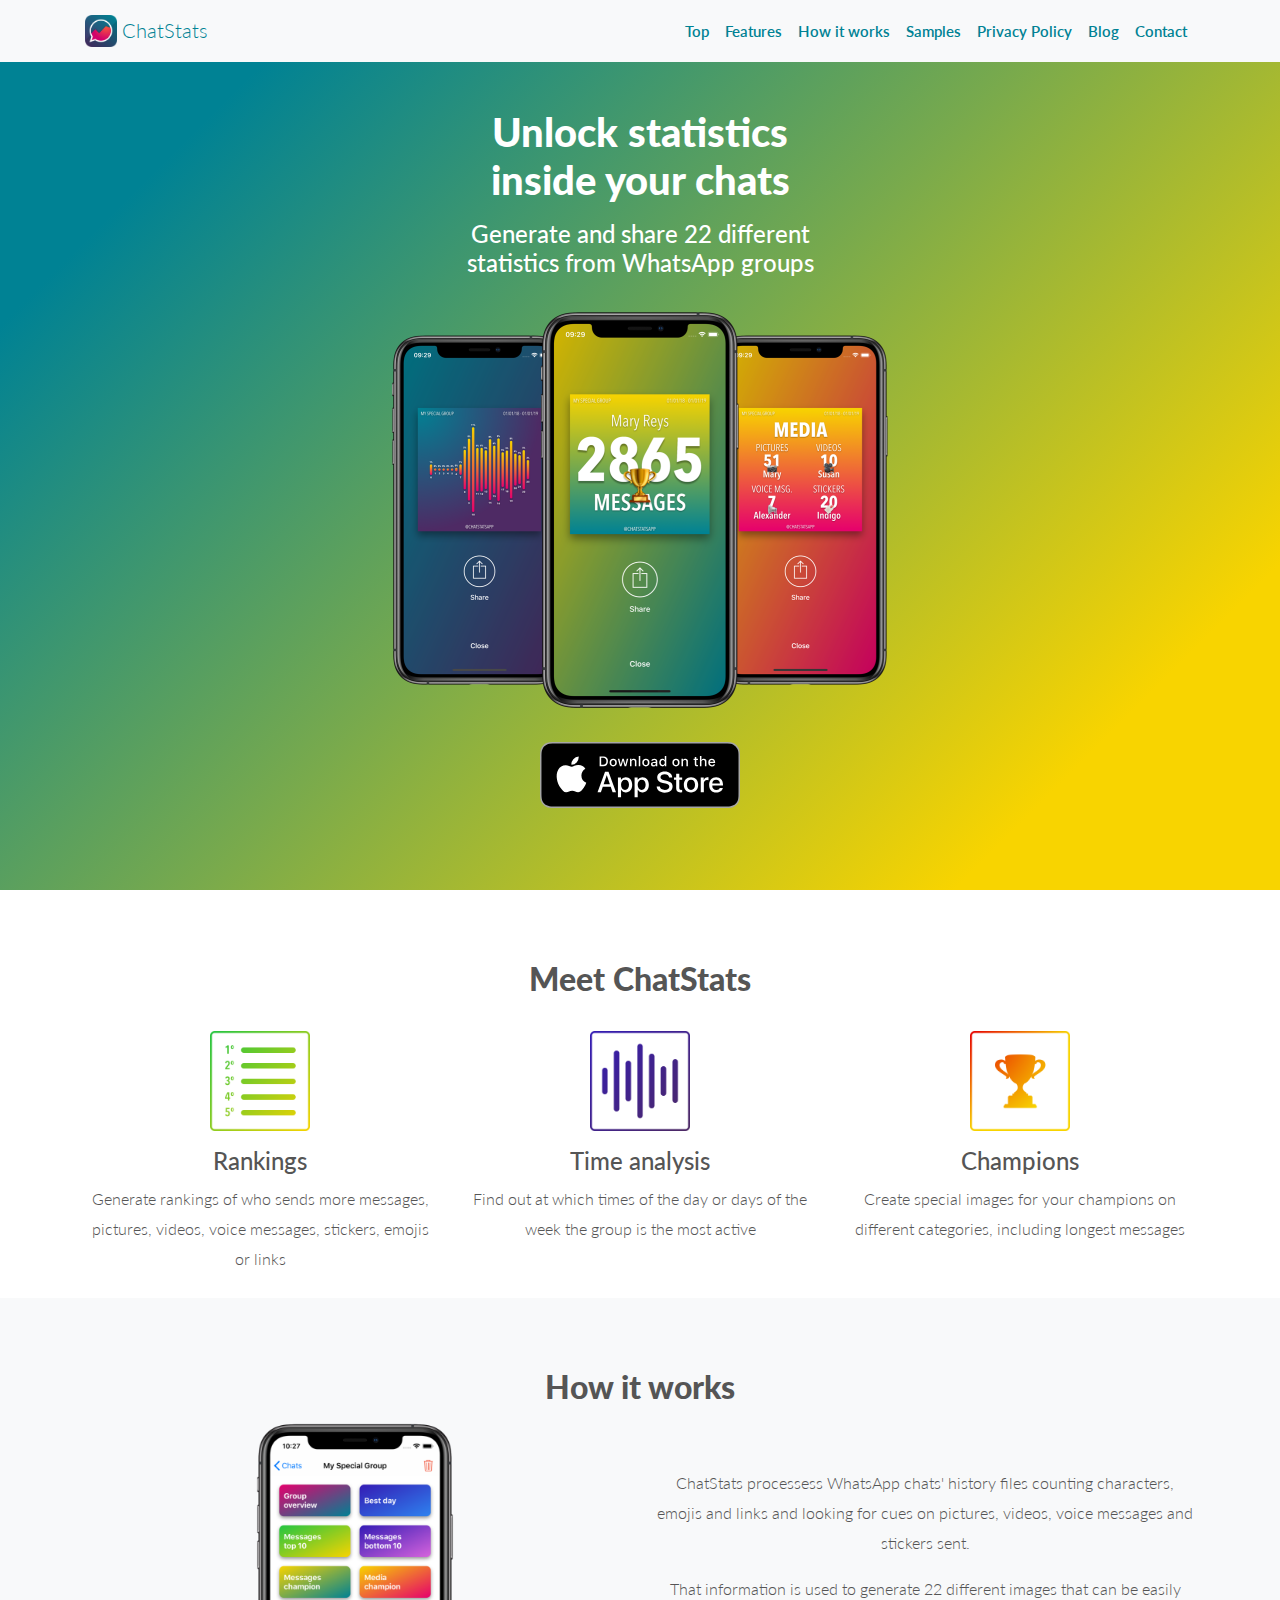
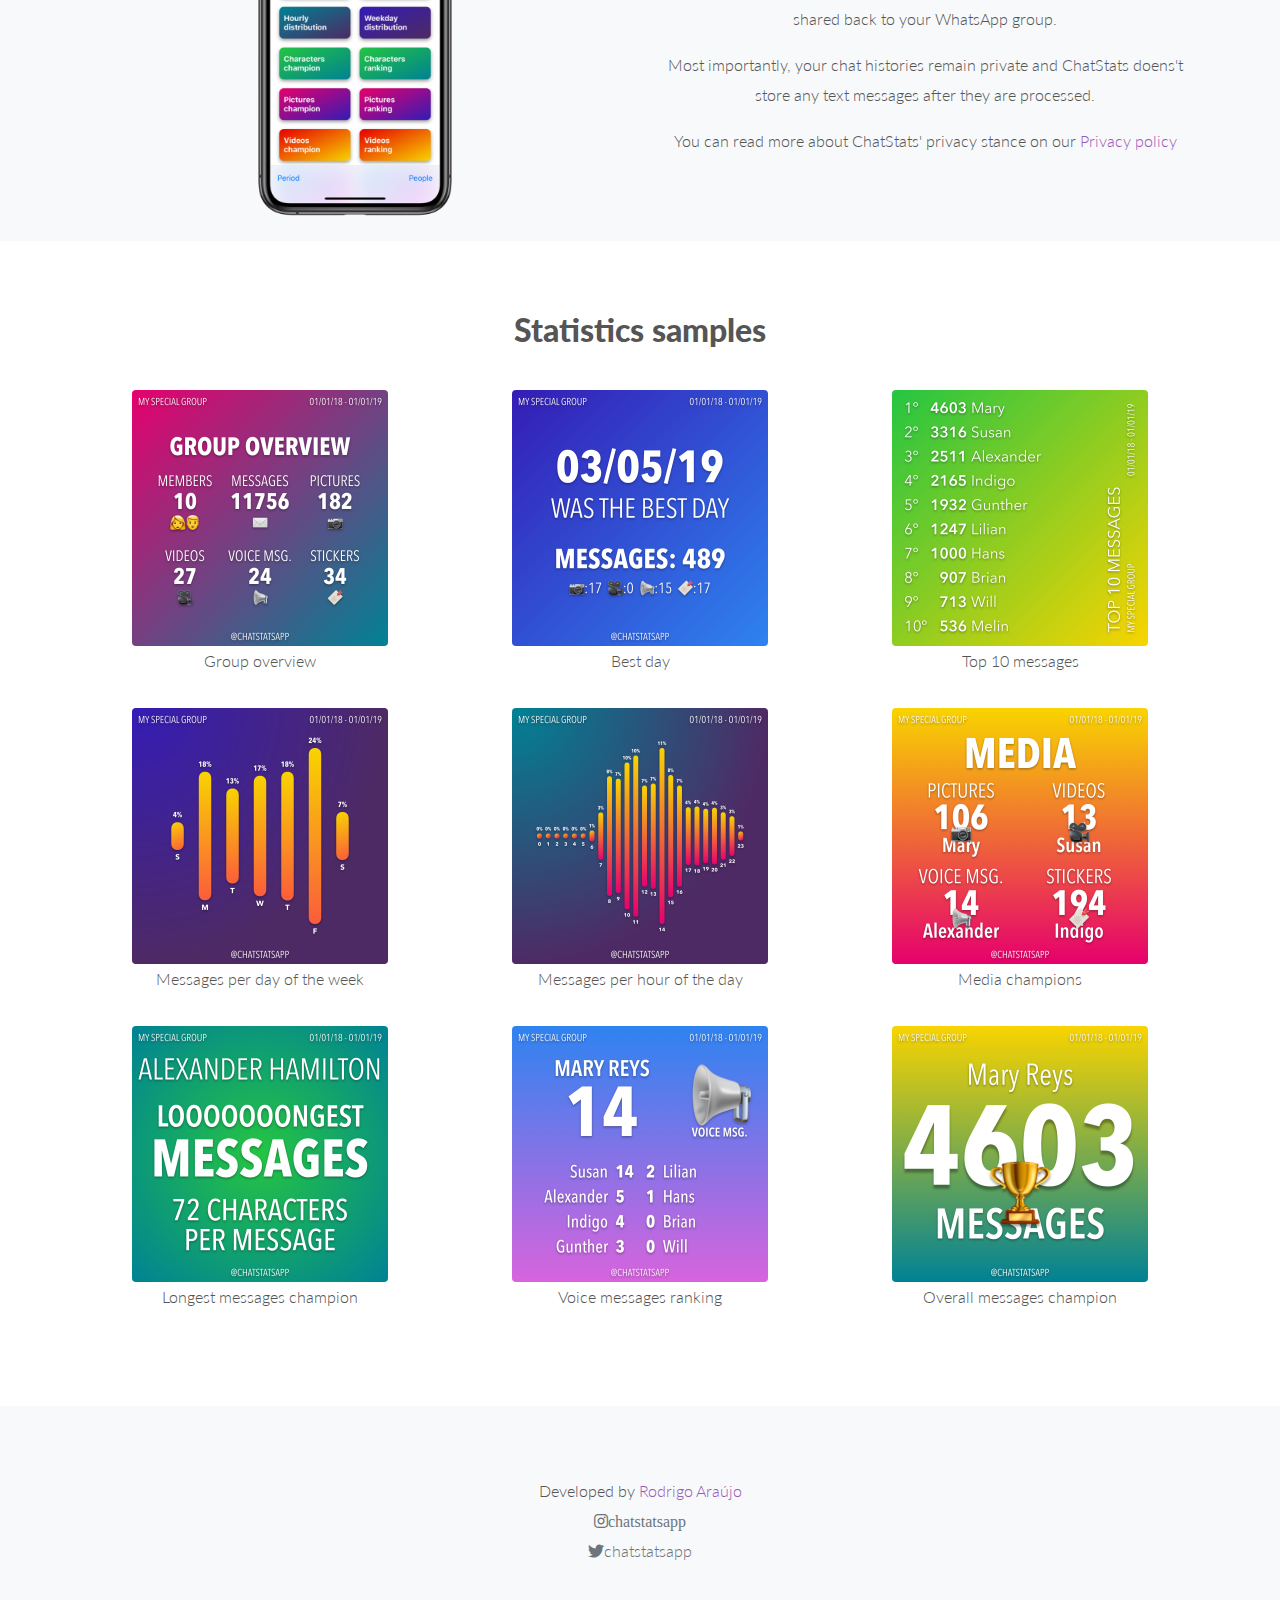
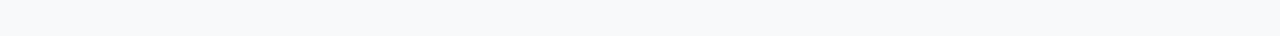
<file: index.html>
<!doctype html>
<html lang="en">
    <head>
        <!-- Global site tag (gtag.js) - Google Analytics -->
        <script async src="https://www.googletagmanager.com/gtag/js?id=UA-140139432-1"></script>
        <script>
          window.dataLayer = window.dataLayer || [];
          function gtag(){dataLayer.push(arguments);}
          gtag('js', new Date());

          gtag('config', 'UA-140139432-1');
        </script>

        <!-- Required meta tags -->
        <meta charset="utf-8">
        <meta name="viewport" content="width=device-width, initial-scale=1, shrink-to-fit=no">
 
        <title>ChatStats – Unlock statistics inside your chats</title>
 
        <!-- CSS -->
        <link href="https://fonts.googleapis.com/css?family=Lato:400,900" rel="stylesheet">
        <link rel="stylesheet" href="https://maxcdn.bootstrapcdn.com/bootstrap/4.0.0/css/bootstrap.min.css" integrity="sha384-Gn5384xqQ1aoWXA+058RXPxPg6fy4IWvTNh0E263XmFcJlSAwiGgFAW/dAiS6JXm" crossorigin="anonymous">
        <link rel="stylesheet" href="https://use.fontawesome.com/releases/v5.0.6/css/all.css">
        <link rel="stylesheet" href="assets/css/styles.css">
        
        <!-- Favicon and touch icons -->
        <link rel="apple-touch-icon" sizes="180x180" href="assets/ico/apple-touch-icon.png">
        <link rel="icon" type="image/png" sizes="32x32" href="assets/ico/favicon-32x32.png">
        <link rel="icon" type="image/png" sizes="16x16" href="assets/ico/favicon-16x16.png">
        <link rel="manifest" href="assets/ico/site.webmanifest">
        <link rel="mask-icon" href="assets/ico/safari-pinned-tab.svg" color="#5bbad5">
        <meta name="msapplication-TileColor" content="#da532c">
        <meta name="theme-color" content="#ffffff">

    </head>
 
    <body>
        <!-- beginning of the page's code -->

        <!-- Top menu -->
        <nav class="navbar fixed-top navbar-expand-md bg-light navbar-light">
            <div class="container">
                <a class="navbar-brand" href="index.html">
                    <img src="assets/img/logo.png" width="32" height="32" class="d-inline-block align-top" alt="">
                    <span>ChatStats</span>
                </a>
                <button class="navbar-toggler" type="button" data-toggle="collapse" data-target="#navbarNav" aria-controls="navbarNav" aria-expanded="false" aria-label="Toggle navigation">
                    <span class="navbar-toggler-icon"></span>
                </button>
                <div class="collapse navbar-collapse" id="navbarNav">
                    <ul class="navbar-nav ml-auto">
                        <li class="nav-item">
                            <a class="nav-link scroll-link" href="#top-content">Top</a>
                        </li>
                        <li class="nav-item">
                            <a class="nav-link scroll-link" href="#features">Features</a>
                        </li>
                        <li class="nav-item">
                            <a class="nav-link scroll-link" href="#how-it-works">How it works</a>
                        </li>
                        <li class="nav-item">
                            <a class="nav-link scroll-link" href="#samples">Samples</a>
                        </li>
                        <li class="nav-item">
                            <a class="nav-link scroll-link" href="privacy-policy.html">Privacy Policy</a>
                        </li>
                        <li class="nav-item">
                            <a class="nav-link scroll-link" href="blog-en.html">Blog</a>
                        </li>
                        <li class="nav-item">
                            <a class="nav-link scroll-link" href="mailto:&#114;&#109;&#097;&#114;&#097;&#117;&#106;&#111;&#064;&#109;&#101;&#046;&#099;&#111;&#109;">Contact</a>
                        </li>
                    </ul>
                </div>
            </div>
        </nav>
 
        <!-- Top content -->
        <div id="top-content" class="top-content">
            <div class="container">
                <div class="row my-2">
                    <div class="col">
                        <h1 class="d-none d-md-block">Unlock statistics<br>inside your chats</h1>
                        <h1 class="d-md-none">Unlock statistics inside your chats</h1>
                    </div>
                </div>
                <div class="row my-2">
                    <div class="col">
                        <h4 class="d-none d-md-block">Generate and share 22 different<br>statistics from WhatsApp groups</h4>
                        <h4 class="d-md-none">Generate and share 22 different statistics from WhatsApp groups</h4>
                    </div>
                </div>
                <div class="row my-4">
                        <div class="col">
                            <img src="assets/img/hero.png" class="img-fluid" width="500" alt="">
                        </div>
                </div>
                <div class="row my-4 py-2">
                    <div class="col">
                        <a class="" href="https://itunes.apple.com/br/app/chatstats/id1460322574?l=en&mt=8">
                            <img src="assets/img/downloadAppStore.svg" width="200" alt="">
                        </a>
                    </div>
                </div>
            </div>            
        </div>

        <div id="features" class="pb-0">
            <div class="container">
                <div class="row mb-2">
                    <div class="col">
                        <h2>Meet ChatStats</h2>
                    </div>
                </div>
                <div class="row">
                    <div class="col-md-4">
                        <div class="row mt-3">
                            <div class="col">
                                <img src="assets/img/feature1.png" class="img-fluid" width="100" alt="">
                            </div>
                        </div>
                        <div class="row mt-3">
                            <div class="col">
                                <h4>Rankings</h4>
                            </div>
                        </div>
                        <div class="row mb-4">
                            <div class="col">
                                <span>Generate rankings of who sends more messages, pictures, videos, voice messages, stickers, emojis or links</span>
                            </div>
                        </div>
                    </div>
                    <div class="col-md-4">
                        <div class="row mt-3">
                            <div class="col">
                                <img src="assets/img/feature2.png" class="img-fluid" width="100" alt="">
                            </div>
                        </div>
                        <div class="row mt-3">
                            <div class="col">
                                <h4>Time analysis</h4>
                            </div>
                        </div>
                        <div class="row mb-4">
                            <div class="col">
                                <span>Find out at which times of the day or days of the week the group is the most active</span>
                            </div>
                        </div>
                    </div>
                    <div class="col-md-4">
                        <div class="row mt-3">
                            <div class="col">
                                <img src="assets/img/feature3.png" class="img-fluid" width="100" alt="">
                            </div>
                        </div>
                        <div class="row mt-3">
                            <div class="col">
                                <h4>Champions</h4>
                            </div>
                        </div>
                        <div class="row mb-4">
                            <div class="col">
                                <span>Create special images for your champions on different categories, including longest messages</span>
                            </div>
                        </div>
                    </div>
                </div>
            </div>
        </div>

        <div id="how-it-works" class="bg-light pb-0">
            <div class="container">
                <div class="row mb-2">
                    <div class="col">
                        <h2>How it works</h2>
                    </div>
                </div>                
                <div class="row align-items-center">
                    <div class="col-6 d-none d-md-block pb-4">
                        <img src="assets/img/stats_menu.png" alt="" class="img-fluid" width="200">
                    </div>
                    <div class="col-6 d-none d-md-block pb-4">
                        <p>ChatStats processess WhatsApp chats' history files counting characters, emojis and links and looking for cues on pictures, videos, voice messages and stickers sent.</p>
                        <p>That information is used to generate 22 different images that can be easily shared back to your WhatsApp group.</p>
                        <p>Most importantly, your chat histories remain private and ChatStats doens't store any text messages after they are processed.</p>
                        <p>You can read more about ChatStats' privacy stance on our <a href="privacy-policy.html">Privacy policy</a></p>
                    </div>
                    <div class="col-12 d-md-none">
                        <p>ChatStats processess WhatsApp chats' history files counting characters, emojis and links and looking for cues on pictures, videos, voice messages and stickers sent.</p>
                        <p>That information is used to generate 22 different images that can be easily shared back to your WhatsApp group.</p>
                        <p>Most importantly, your chat histories remain private and ChatStats doens't store any text messages after they are processed.</p>
                        <p>You can read more about ChatStats' privacy stance on our <a href="privacy-policy.html">Privacy policy</a></p>
                    </div>    
                    <div class="col-12 d-md-none">
                        <img src="assets/img/stats_menu_small.png" alt="" class="img-fluid" width="350">
                    </div>
                </div>
            </div>
        </div>

        <div id="samples">
            <div class="container">
                <div class="row">
                    <div class="col">
                        <h2>Statistics samples</h2>
                    </div>
                </div>               
                <div class="d-none d-md-block mt-4"> 
                    <div class="row py-2">
                        <div class="col-4">
                            <img src="assets/img/samples/1_overview.jpg" class="img-fluid rounded" width="256" alt="">
                            <p>Group overview</p>
                        </div>
                        <div class="col-4">
                            <img src="assets/img/samples/2_best.jpg" class="img-fluid rounded" width="256" alt="">
                            <p>Best day</p>
                        </div>
                        <div class="col-4">
                            <img src="assets/img/samples/3_top10.jpg" class="img-fluid rounded" width="256" alt="">
                            <p>Top 10 messages</p>
                        </div>
                    </div>                
                    <div class="row py-2">
                        <div class="col-4">
                            <img src="assets/img/samples/4_weekly.jpg" class="img-fluid rounded" width="256" alt="">
                            <p>Messages per day of the week</p>
                        </div>
                        <div class="col-4">
                            <img src="assets/img/samples/5_hourly.jpg" class="img-fluid rounded" width="256" alt="">
                            <p>Messages per hour of the day</p>
                        </div>
                        <div class="col-4">
                            <img src="assets/img/samples/6_media.jpg" class="img-fluid rounded" width="256" alt="">
                            <p>Media champions</p>
                        </div>
                    </div>                
                    <div class="row py-2">
                        <div class="col-4">
                            <img src="assets/img/samples/7_longest.jpg" class="img-fluid rounded" width="256" alt="">
                            <p>Longest messages champion</p>
                        </div>
                        <div class="col-4">
                            <img src="assets/img/samples/8_audios.jpg" class="img-fluid rounded" width="256" alt="">
                            <p>Voice messages ranking</p>
                        </div>
                        <div class="col-4">
                            <img src="assets/img/samples/9_champion.jpg" class="img-fluid rounded" width="256" alt="">
                            <p>Overall messages champion</p>
                        </div>
                    </div>
                </div>
                <div class="d-md-none mt-4"> 
                    <div class="row">
                        <div class="col-6">
                            <img src="assets/img/samples/1_overview.jpg" class="img-fluid rounded" width="256" alt="">
                            <p class="">Group overview</p>
                        </div>
                        <div class="col-6">
                            <img src="assets/img/samples/2_best.jpg" class="img-fluid rounded" width="256" alt="">
                            <p class="">Best day</p>
                        </div>
                    </div>                
                    <div class="row">
                        <div class="col-6">
                            <img src="assets/img/samples/3_top10.jpg" class="img-fluid rounded" width="256" alt="">
                            <p class="">Top 10 messages</p>
                        </div>
                        <div class="col-6">
                            <img src="assets/img/samples/6_media.jpg" class="img-fluid rounded" width="256" alt="">
                            <p class="">Media champions</p>
                        </div>
                    </div>
                    <div class="row">
                        <div class="col-6">
                            <img src="assets/img/samples/4_weekly.jpg" class="img-fluid rounded" width="256" alt="">
                            <p class="">Messages per day of the week</p>
                        </div>
                        <div class="col-6">
                            <img src="assets/img/samples/5_hourly.jpg" class="img-fluid rounded" width="256" alt="">
                            <p class="">Messages per hour of the day</p>
                        </div>
                    </div>                
                    <div class="row">
                        <div class="col-6">
                            <img src="assets/img/samples/7_longest.jpg" class="img-fluid rounded" width="256" alt="">
                            <p class="">Longest messages champion</p>
                        </div>
                        <div class="col-6">
                            <img src="assets/img/samples/9_champion.jpg" class="img-fluid rounded" width="256" alt="">
                            <p class="">Overall messages champion</p>
                        </div>
                    </div>
                </div>
            </div>
        </div>

        <div id="footer" class="bg-light">
            <div class="container">
                <div class="row">
                    <div class="col">
                        <p class="m-0 p-0">Developed by <a href="https://twitter.com/rodrigoaraujo">Rodrigo Araújo</a></p>
                        <p class="m-0 p-0">
                            <a href="https://www.instagram.com/chatstatsapp/" class="text-secondary"><i class="fab fa-instagram">chatstatsapp</i></a>
                        </p>
                        <p class="m-0 p-0">
                            <a href="https://twitter.com/chatstatsapp" class="text-secondary"><i class="fab fa-twitter"></i>chatstatsapp</a>
                        </p>
                    </div>
                </div>
            </div>
        </div>

        <!-- Javascript -->
        <script src="assets/js/jquery-3.2.1.min.js"></script>
        <script src="assets/js/jquery-migrate-3.0.0.min.js"></script>
        <script src="https://cdnjs.cloudflare.com/ajax/libs/popper.js/1.12.9/umd/popper.min.js" integrity="sha384-ApNbgh9B+Y1QKtv3Rn7W3mgPxhU9K/ScQsAP7hUibX39j7fakFPskvXusvfa0b4Q" crossorigin="anonymous"></script>
        <script src="https://maxcdn.bootstrapcdn.com/bootstrap/4.0.0/js/bootstrap.min.js" integrity="sha384-JZR6Spejh4U02d8jOt6vLEHfe/JQGiRRSQQxSfFWpi1MquVdAyjUar5+76PVCmYl" crossorigin="anonymous"></script>
        <!-- <script src="assets/js/jquery.backstretch.min.js"></script> -->
        <!-- <script src="assets/js/wow.min.js"></script> -->
        <!-- <script src="assets/js/retina-1.1.0.min.js"></script> -->
        <!-- <script src="assets/js/waypoints.min.js"></script> -->
        <script src="assets/js/scripts.js"></script>
    </body>
</html>
</file>
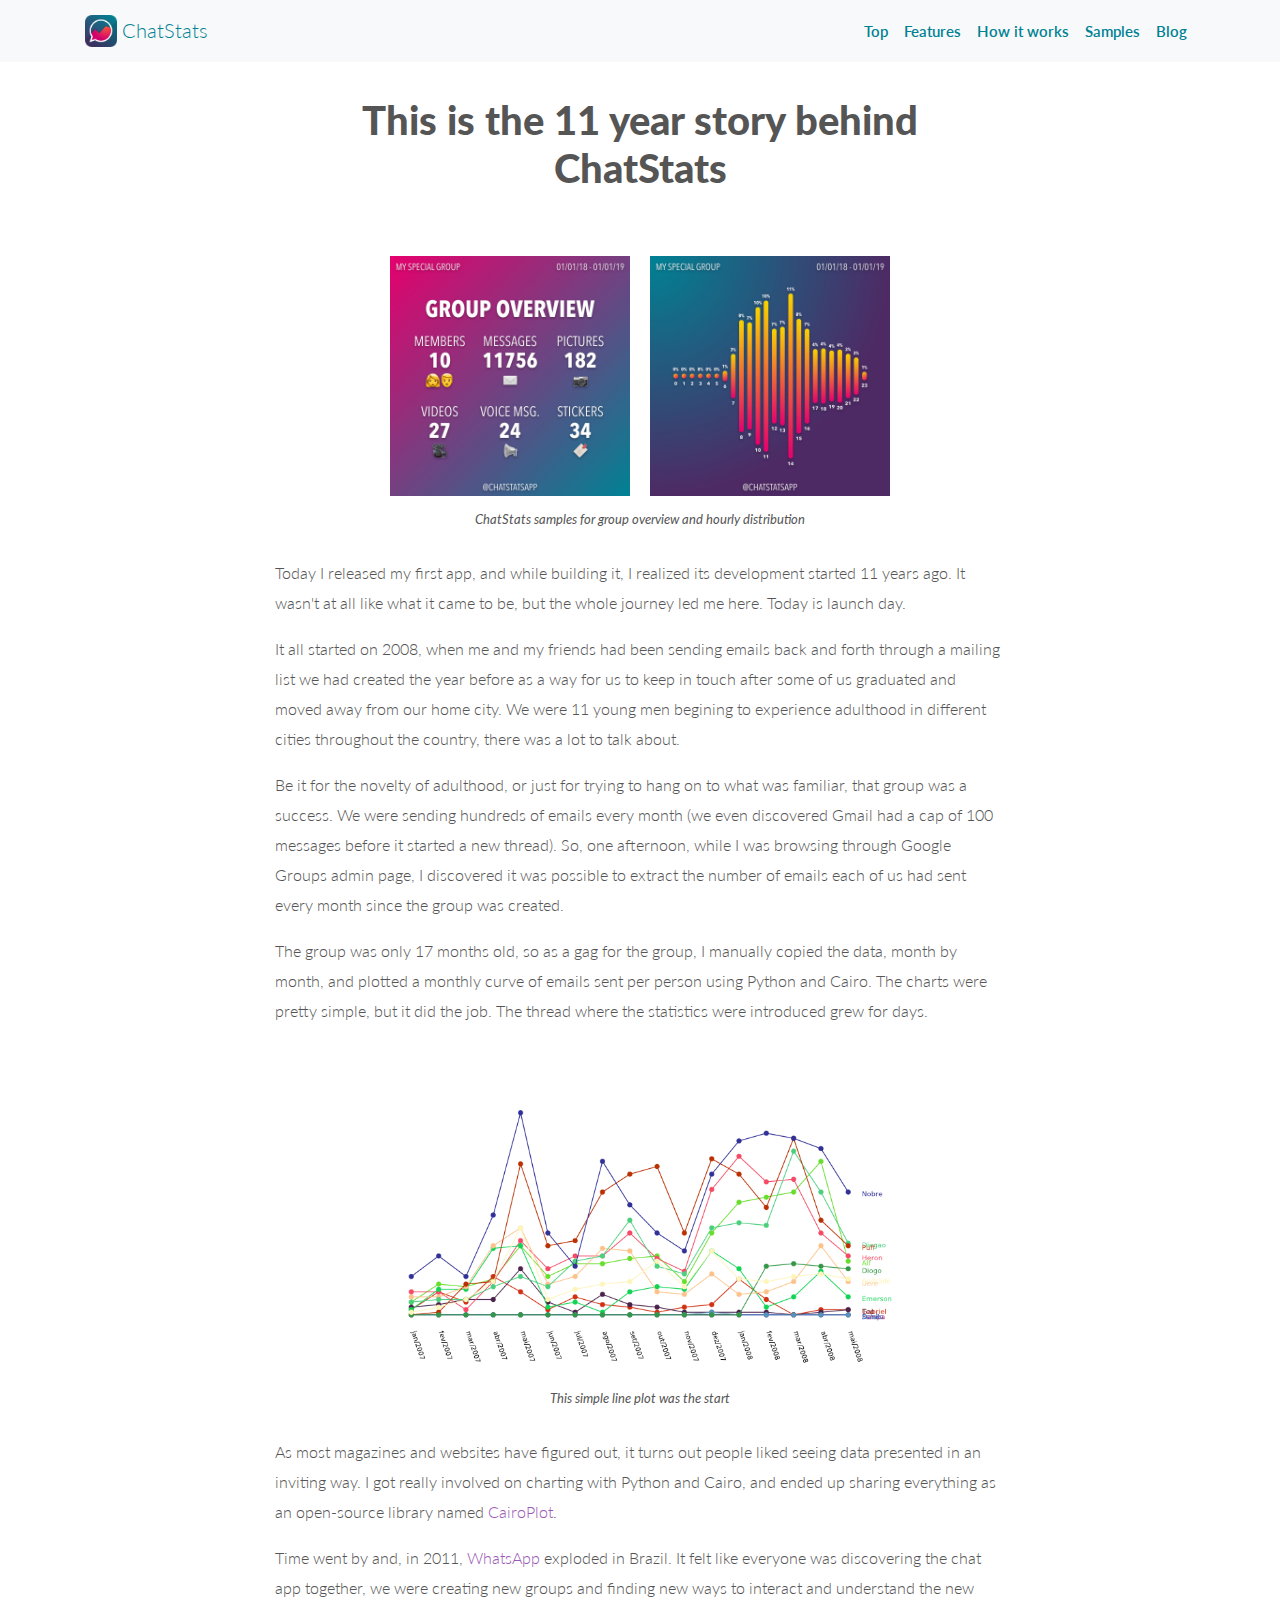
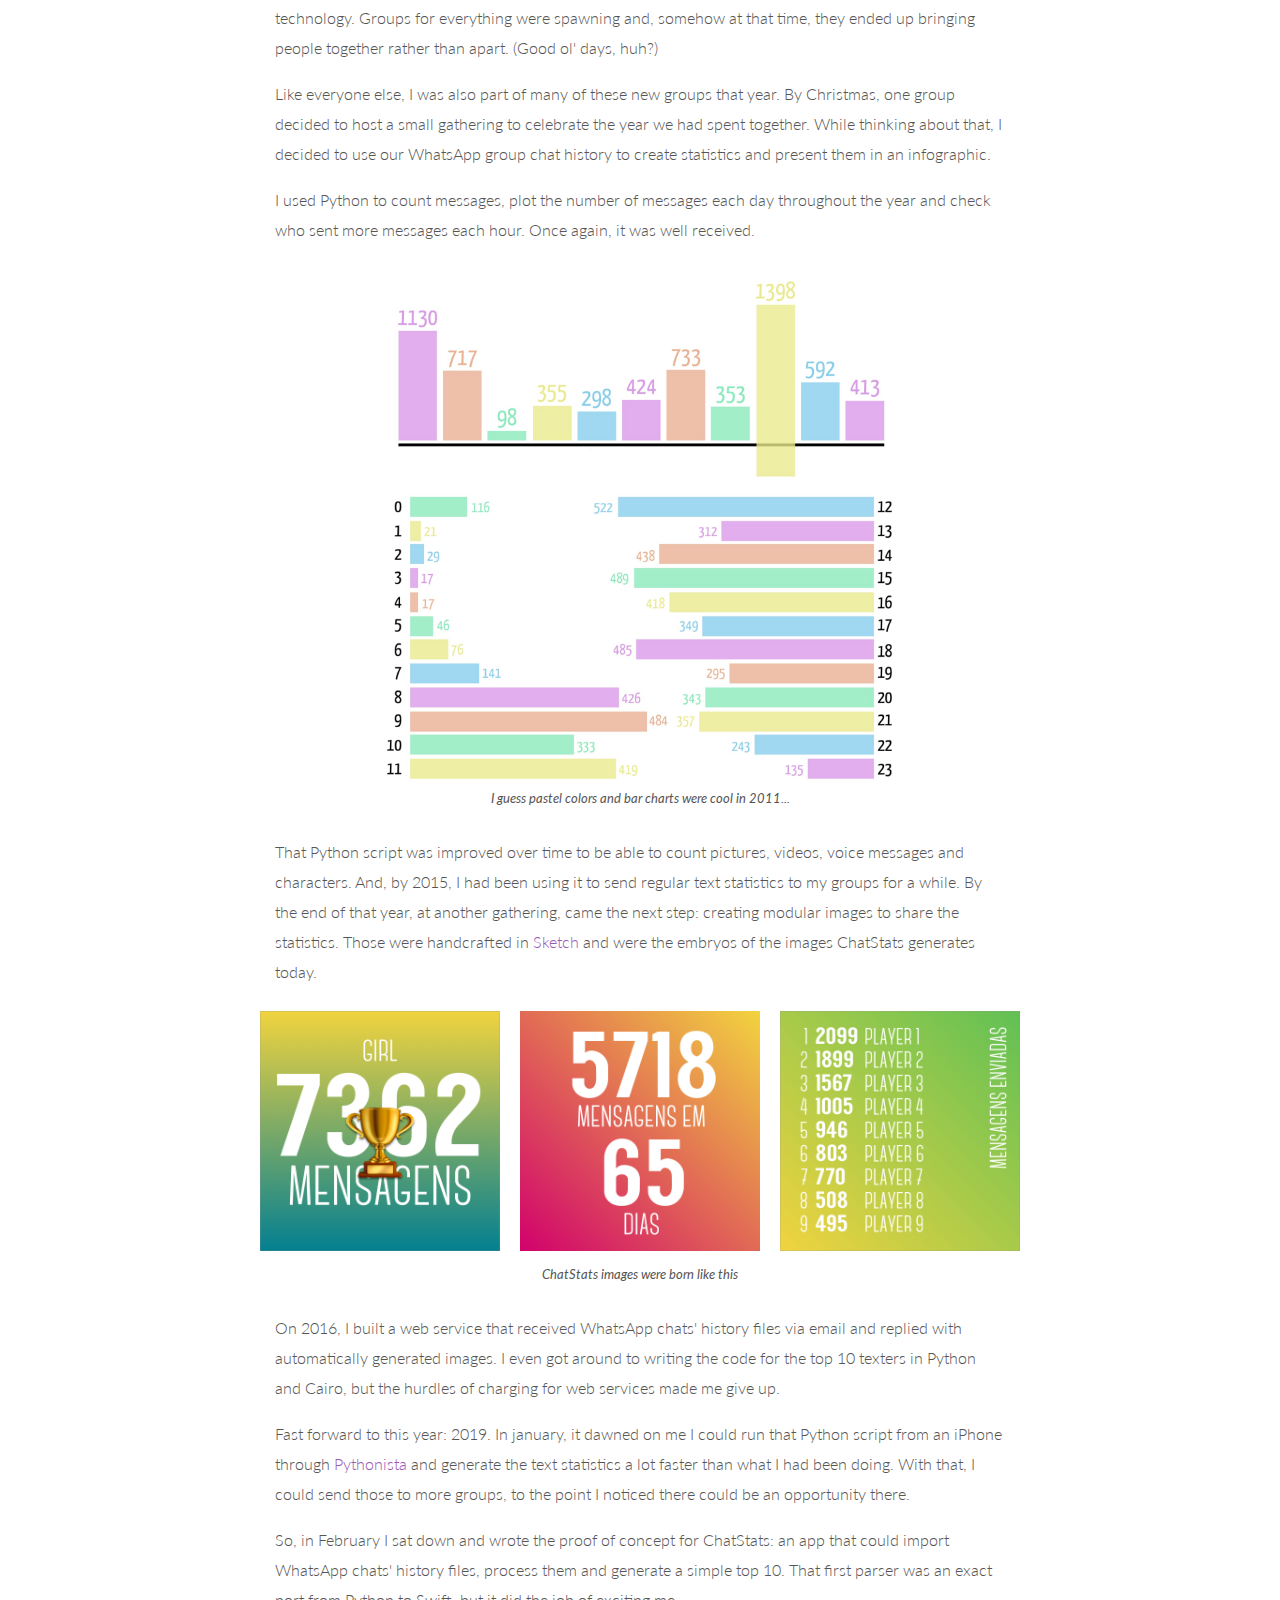
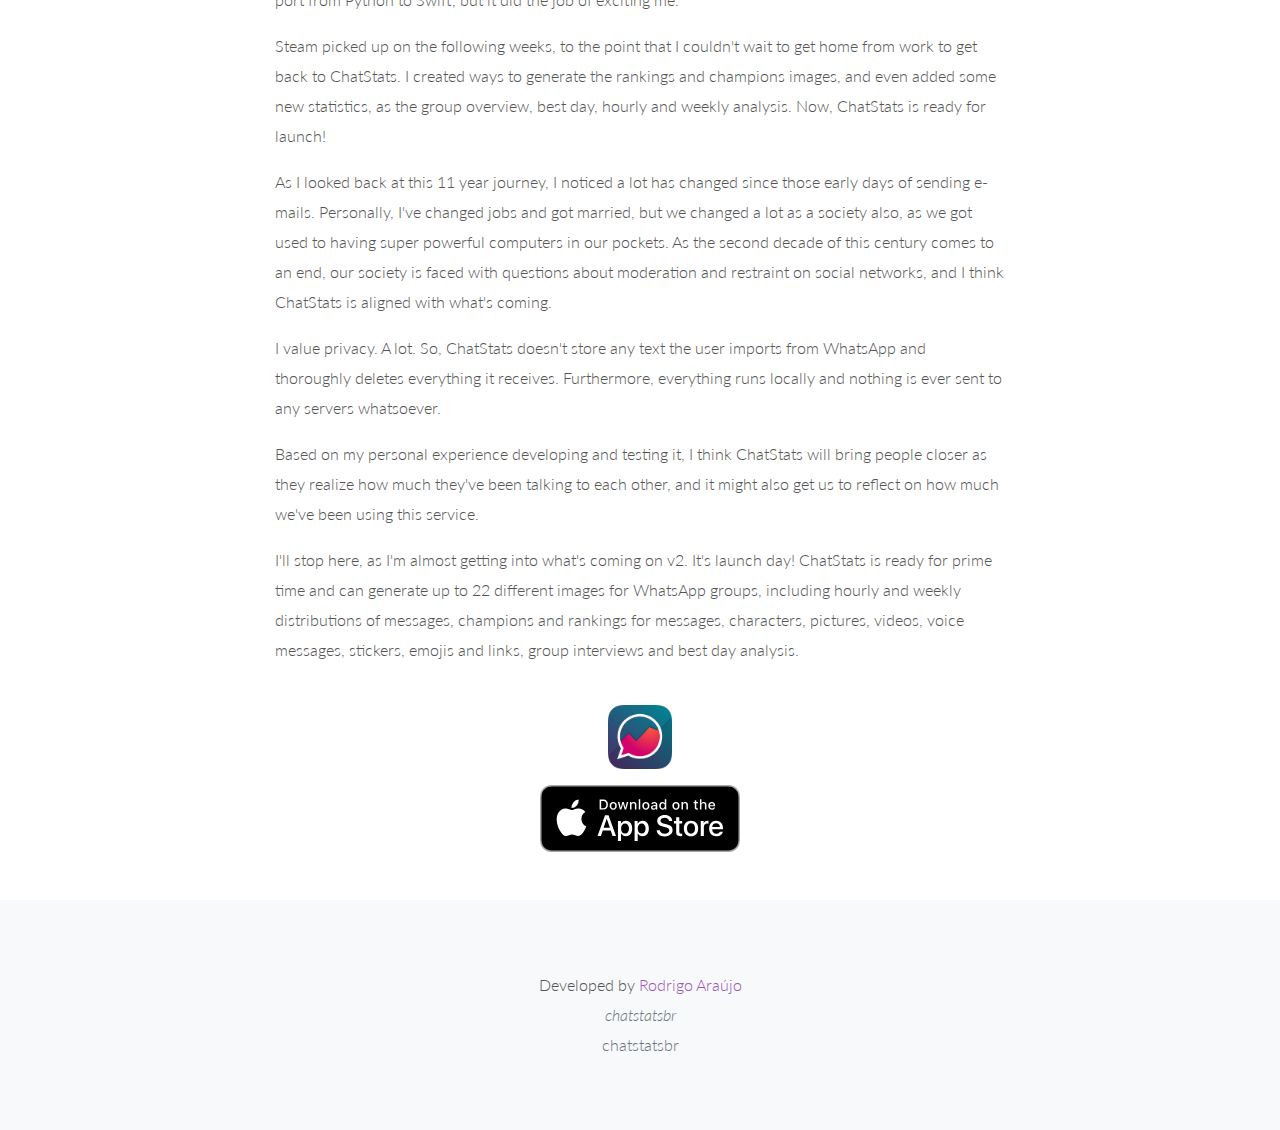
<file: blog-en.html>
<!doctype html>
<html lang="en">
    <head>
        <!-- Global site tag (gtag.js) - Google Analytics -->
        <script async src="https://www.googletagmanager.com/gtag/js?id=UA-140139432-1"></script>
        <script>
          window.dataLayer = window.dataLayer || [];
          function gtag(){dataLayer.push(arguments);}
          gtag('js', new Date());
          gtag('config', 'UA-140139432-1');
        </script>

        <!-- Required meta tags -->
        <meta charset="utf-8">
        <meta name="viewport" content="width=device-width, initial-scale=1, shrink-to-fit=no">
 
        <title>ChatStats – Unlock statistics inside your chats</title>
 
        <!-- CSS -->
        <link href="https://fonts.googleapis.com/css?family=Lato:400,900" rel="stylesheet">
        <link rel="stylesheet" href="https://maxcdn.bootstrapcdn.com/bootstrap/4.0.0/css/bootstrap.min.css" integrity="sha384-Gn5384xqQ1aoWXA+058RXPxPg6fy4IWvTNh0E263XmFcJlSAwiGgFAW/dAiS6JXm" crossorigin="anonymous">
        <link rel="stylesheet" href="https://use.fontawesome.com/releases/v5.8.2/css/all.css" integrity="sha384-oS3vJWv+0UjzBfQzYUhtDYW+Pj2yciDJxpsK1OYPAYjqT085Qq/1cq5FLXAZQ7Ay" crossorigin="anonymous">
        <link rel="stylesheet" href="assets/css/styles.css">
        
        <!-- Favicon and touch icons -->
        <link rel="apple-touch-icon" sizes="180x180" href="assets/ico/apple-touch-icon.png">
        <link rel="icon" type="image/png" sizes="32x32" href="assets/ico/favicon-32x32.png">
        <link rel="icon" type="image/png" sizes="16x16" href="assets/ico/favicon-16x16.png">
        <link rel="manifest" href="assets/ico/site.webmanifest">
        <link rel="mask-icon" href="assets/ico/safari-pinned-tab.svg" color="#5bbad5">
        <meta name="msapplication-TileColor" content="#da532c">
        <meta name="theme-color" content="#ffffff">
        
    </head>
 
    <body>
        <!-- beginning of the page's code -->

        <!-- Top menu -->
        <nav class="navbar fixed-top navbar-expand-md bg-light navbar-light">
            <div class="container">
                <a class="navbar-brand" href="index.html">
                    <img src="assets/img/logo.png" width="32" height="32" class="d-inline-block align-top" alt="">
                    <span>ChatStats</span>
                </a>
                <button class="navbar-toggler" type="button" data-toggle="collapse" data-target="#navbarNav" aria-controls="navbarNav" aria-expanded="false" aria-label="Toggle navigation">
                    <span class="navbar-toggler-icon"></span>
                </button>
                <div class="collapse navbar-collapse" id="navbarNav">
                    <ul class="navbar-nav ml-auto">
                        <li class="nav-item">
                            <a class="nav-link scroll-link" href="index.html#top-content">Top</a>
                        </li>
                        <li class="nav-item">
                            <a class="nav-link scroll-link" href="index.html#features">Features</a>
                        </li>
                        <li class="nav-item">
                            <a class="nav-link scroll-link" href="index.html#how-it-works">How it works</a>
                        </li>
                        <li class="nav-item">
                            <a class="nav-link scroll-link" href="index.html#samples">Samples</a>
                        </li>
                        <li class="nav-item">
                            <a class="nav-link scroll-link" href="blog-en.html">Blog</a>
                        </li>
                    </ul>
                </div>
            </div>
        </nav>
 
        <!-- Top content -->
        <div id="main-content">
            <div class="container my-4 py-4">
                <div class="row py-4 my-4">
                    <div class="col-2 col-md-0"></div> 
                    <div class="col-12 col-md-8">
                        <h1>This is the 11 year story behind ChatStats</h1>
                    </div>
                </div>

                <div class="row">
                    <div class="col-12">
                        <img src="assets/img/samples/1_overview.jpg" class="img-fluid rounded p-2" width="256" alt="">
                        <img src="assets/img/samples/5_hourly.jpg" class="img-fluid rounded p-2" width="256" alt="">
                        <div class="small mb-4"><i>ChatStats samples for group overview and hourly distribution</i></div>
                    </div>
                </div>
    
                <div class="row">
                    <div class="col-2 col-md-0"></div> 
                    <div class="col-12 col-md-8">
                        <p class="text-left">Today I released my first app, and while building it, I realized its development started 11 years ago. It wasn't at all like what it came to be, but the whole journey led me here. Today is launch day.</p>
                        
                        <p class="text-left">It all started on 2008, when me and my friends had been sending emails back and forth through a mailing list we had created the year before as a way for us to keep in touch after some of us graduated and moved away from our home city. We were 11 young men begining to experience adulthood in different cities throughout the country, there was a lot to talk about.</p>
                        
                        <p class="text-left">Be it for the novelty of adulthood, or just for trying to hang on to what was familiar, that group was a success. We were sending hundreds of emails every month (we even discovered Gmail had a cap of 100 messages before it started a new thread). So, one afternoon, while I was browsing through Google Groups admin page, I discovered it was possible to extract the number of emails each of us had sent every month since the group was created.</p>
                        
                        <p class="text-left">The group was only 17 months old, so as a gag for the group, I manually copied the data, month by month, and plotted a monthly curve of emails sent per person using Python and Cairo. The charts were pretty simple, but it did the job. The thread where the statistics were introduced grew for days.</p>
                        
                        <img src="assets/img/blog/1_resenhas.png" class="img-fluid rounded" width="512" alt="">
                        
                        <div class="small mb-4"><i>This simple line plot was the start</i></div>
                        
                        <p class="text-left">As most magazines and websites have figured out, it turns out people liked seeing data presented in an inviting way. I got really involved on charting with Python and Cairo, and ended up sharing everything as an open-source library named <a href="https://github.com/rodrigoaraujo01/cairoplot">CairoPlot</a>.</p>

                        <p class="text-left">Time went by and, in 2011, <a href="https://www.whatsapp.com">WhatsApp</a> exploded in Brazil. It felt like everyone was discovering the chat app together, we were creating new groups and finding new ways to interact and understand the new technology. Groups for everything were spawning and, somehow at that time, they ended up bringing people together rather than apart. (Good ol' days, huh?)</p>

                        <p class="text-left">Like everyone else, I was also part of many of these new groups that year. By Christmas, one group decided to host a small gathering to celebrate the year we had spent together. While thinking about that, I decided to use our WhatsApp group chat history to create statistics and present them in an infographic.</p>
                        
                        <p class="text-left">I used Python to count messages, plot the number of messages each day throughout the year and check who sent more messages each hour. Once again, it was well received.</p>

                        <img src="assets/img/blog/2_caravana.jpg" class="img-fluid rounded" width="512" alt="">
                        
                        <img src="assets/img/blog/3_caravana.jpg" class="img-fluid rounded" width="512" alt="">
                        
                        <div class="small mb-4"><i>I guess pastel colors and bar charts were cool in 2011...</i></div>

                        <p class="text-left">That Python script was improved over time to be able to count pictures, videos, voice messages and characters. And, by 2015, I had been using it to send regular text statistics to my groups for a while. By the end of that year, at another gathering, came the next step: creating modular images to share the statistics. Those were handcrafted in <a href="https://www.sketch.com">Sketch</a> and were the embryos of the images ChatStats generates today.</p>
                    </div>
                </div>

                <div class="row">
                    <div class="col-12">
                        <img src="assets/img/blog/4_sala.png" class="img-fluid rounded p-2" width="256" alt="">
                        <img src="assets/img/blog/5_sala.png" class="img-fluid rounded p-2" width="256" alt="">
                        <img src="assets/img/blog/6_confra.png" class="img-fluid rounded p-2" width="256" alt="">
                        <div class="small mb-4"><i>ChatStats images were born like this</i></div>
                    </div>
                </div>

                <div class="row">
                    <div class="col-2 col-md-0"></div> 
                    <div class="col-12 col-md-8">
    
                        <p class="text-left">On 2016, I built a web service that received WhatsApp chats' history files via email and replied with automatically generated images. I even got around to writing the code for the top 10 texters in Python and Cairo, but the hurdles of charging for web services made me give up.</p>

                        <p class="text-left">Fast forward to this year: 2019. In january, it dawned on me I could run that Python script from an iPhone through <a href="http://omz-software.com/pythonista/">Pythonista</a> and generate the text statistics a lot faster than what I had been doing. With that, I could send those to more groups, to the point I noticed there could be an opportunity there.</p>
                        
                        <p class="text-left">So, in February I sat down and wrote the proof of concept for ChatStats: an app that could import WhatsApp chats' history files, process them and generate a simple top 10. That first parser was an exact port from Python to Swift, but it did the job of exciting me.</p>

                        <p class="text-left">Steam picked up on the following weeks, to the point that I couldn't wait to get home from work to get back to ChatStats. I created ways to generate the rankings and champions images, and even added some new statistics, as the group overview, best day, hourly and weekly analysis. Now, ChatStats is ready for launch!</p>

                        <p class="text-left">As I looked back at this 11 year journey, I noticed a lot has changed since those early days of sending e-mails. Personally, I've changed jobs and got married, but we changed a lot as a society also, as we got used to having super powerful computers in our pockets. As the second decade of this century comes to an end, our society is faced with questions about moderation and restraint on social networks, and I think ChatStats is aligned with what's coming.</p>

                        <p class="text-left">I value privacy. A lot. So, ChatStats doesn't store any text the user imports from WhatsApp and thoroughly deletes everything it receives. Furthermore, everything runs locally and nothing is ever sent to any servers whatsoever.</p>

                        <p class="text-left">Based on my personal experience developing and testing it, I think ChatStats will bring people closer as they realize how much they've been talking to each other, and it might also get us to reflect on how much we've been using this service.</p>

                        <p class="text-left">I'll stop here, as I'm almost getting into what's coming on v2. It's launch day! ChatStats is ready for prime time and can generate up to 22 different images for WhatsApp groups, including hourly and weekly distributions of messages, champions and rankings for messages, characters, pictures, videos, voice messages, stickers, emojis and links, group interviews and best day analysis.</p>

                        <p><img src="assets/img/blog/7_icon.png" class="img-fluid rounded mt-4" width="64" alt=""></p>

                        <a class="" href="https://itunes.apple.com/br/app/chatstats/id1460322574?l=en&mt=8">
                            <img src="assets/img/downloadAppStore.svg" width="200" alt="">
                        </a>
                    </div>
                </div>
            </div>            
        </div>

        <!-- Footer -->
        <div id="footer" class="bg-light">
            <div class="container">
                <div class="row">
                    <div class="col">
                        <p class="m-0 p-0">Developed by <a href="https://twitter.com/rodrigoaraujo">Rodrigo Araújo</a></p>
                        <p class="m-0 p-0">
                            <a href="https://www.instagram.com/chatstatsbr/" class="text-secondary"><i class="fab fa-instagram">chatstatsbr</i></a>
                        </p>
                        <p class="m-0 p-0">
                            <a href="https://twitter.com/chatstatsbr" class="text-secondary"><i class="fab fa-twitter"></i>chatstatsbr</a>
                        </p>
                    </div>
                </div>
            </div>
        </div>

        <!-- Javascript -->
        <script src="assets/js/jquery-3.2.1.min.js"></script>
        <script src="assets/js/jquery-migrate-3.0.0.min.js"></script>
        <!-- <script src="https://cdnjs.cloudflare.com/ajax/libs/popper.js/1.12.9/umd/popper.min.js" integrity="sha384-ApNbgh9B+Y1QKtv3Rn7W3mgPxhU9K/ScQsAP7hUibX39j7fakFPskvXusvfa0b4Q" crossorigin="anonymous"></script> -->
        <script src="https://maxcdn.bootstrapcdn.com/bootstrap/4.0.0/js/bootstrap.min.js" integrity="sha384-JZR6Spejh4U02d8jOt6vLEHfe/JQGiRRSQQxSfFWpi1MquVdAyjUar5+76PVCmYl" crossorigin="anonymous"></script>
        <!-- <script src="assets/js/jquery.backstretch.min.js"></script> -->
        <!-- <script src="assets/js/wow.min.js"></script> -->
        <!-- <script src="assets/js/retina-1.1.0.min.js"></script> -->
        <!-- <script src="assets/js/waypoints.min.js"></script> -->
        <script src="assets/js/scripts.js"></script>
    </body>
</html>
</file>
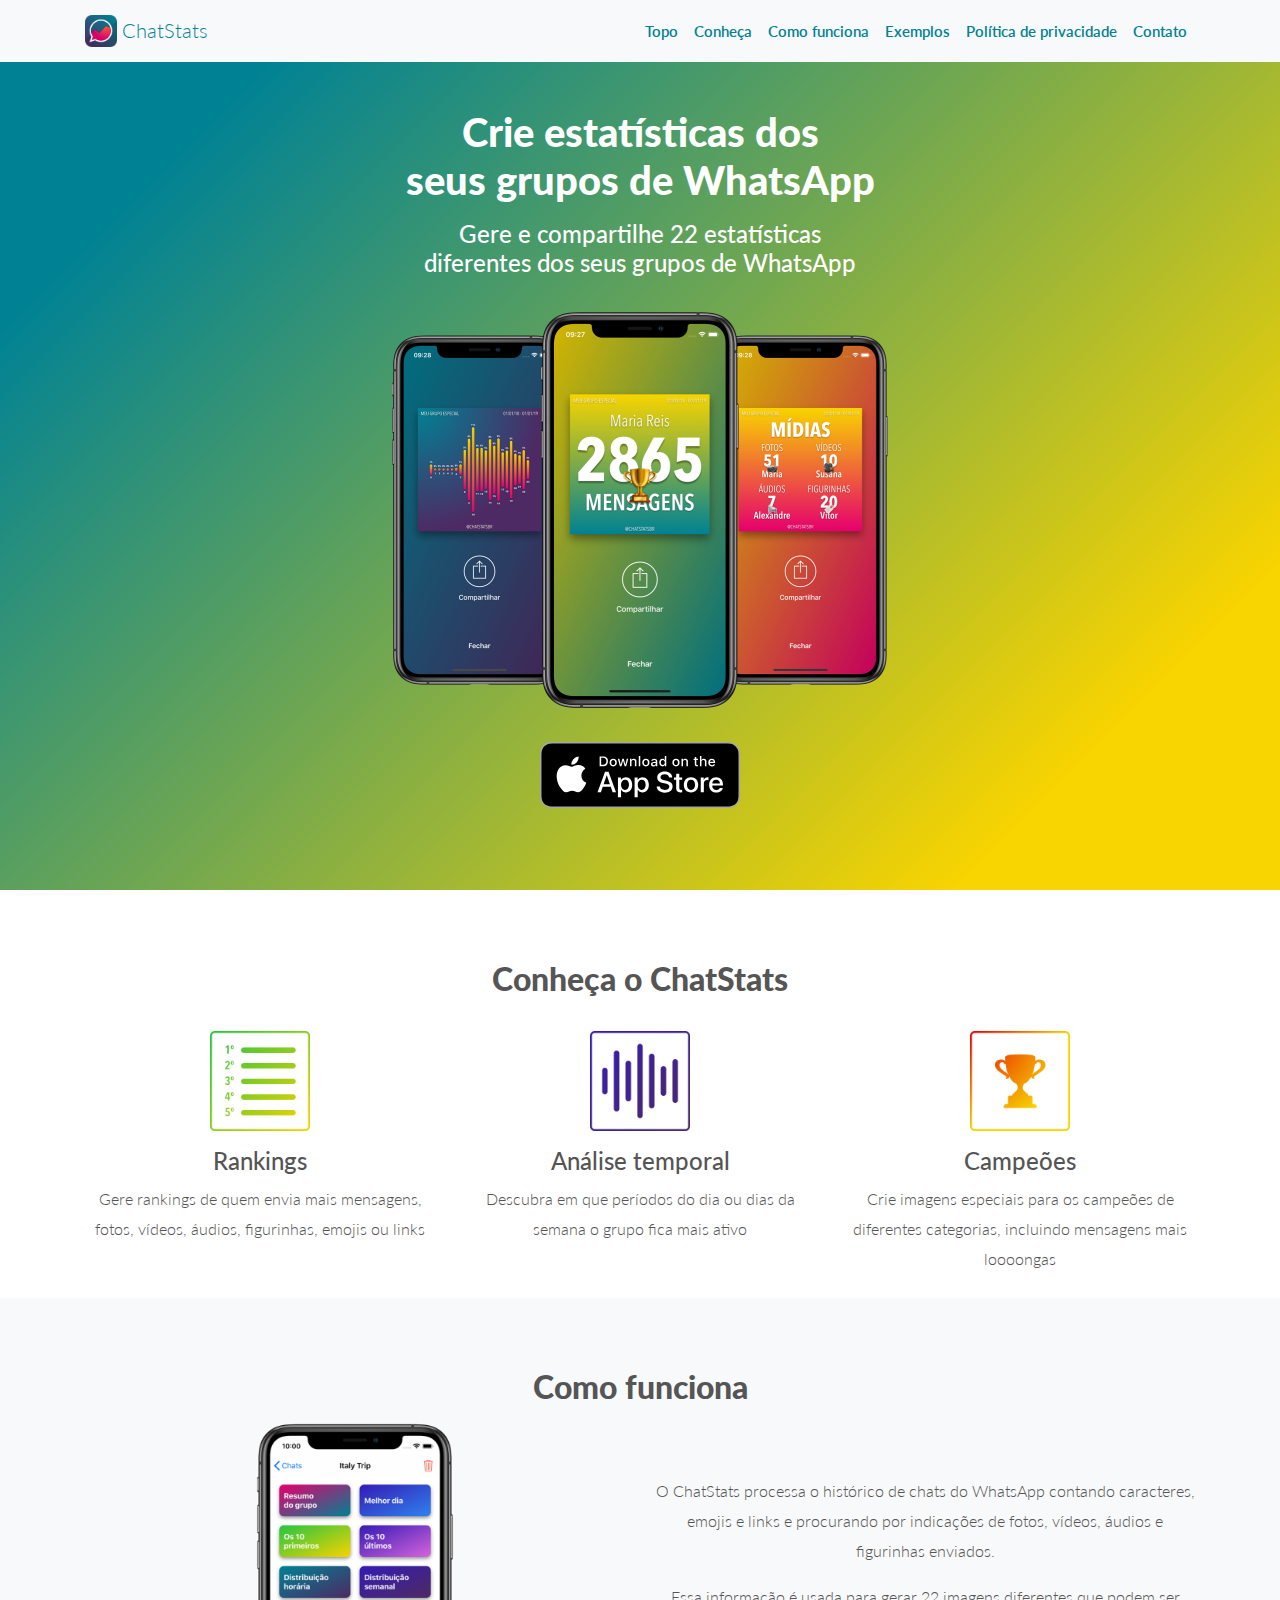
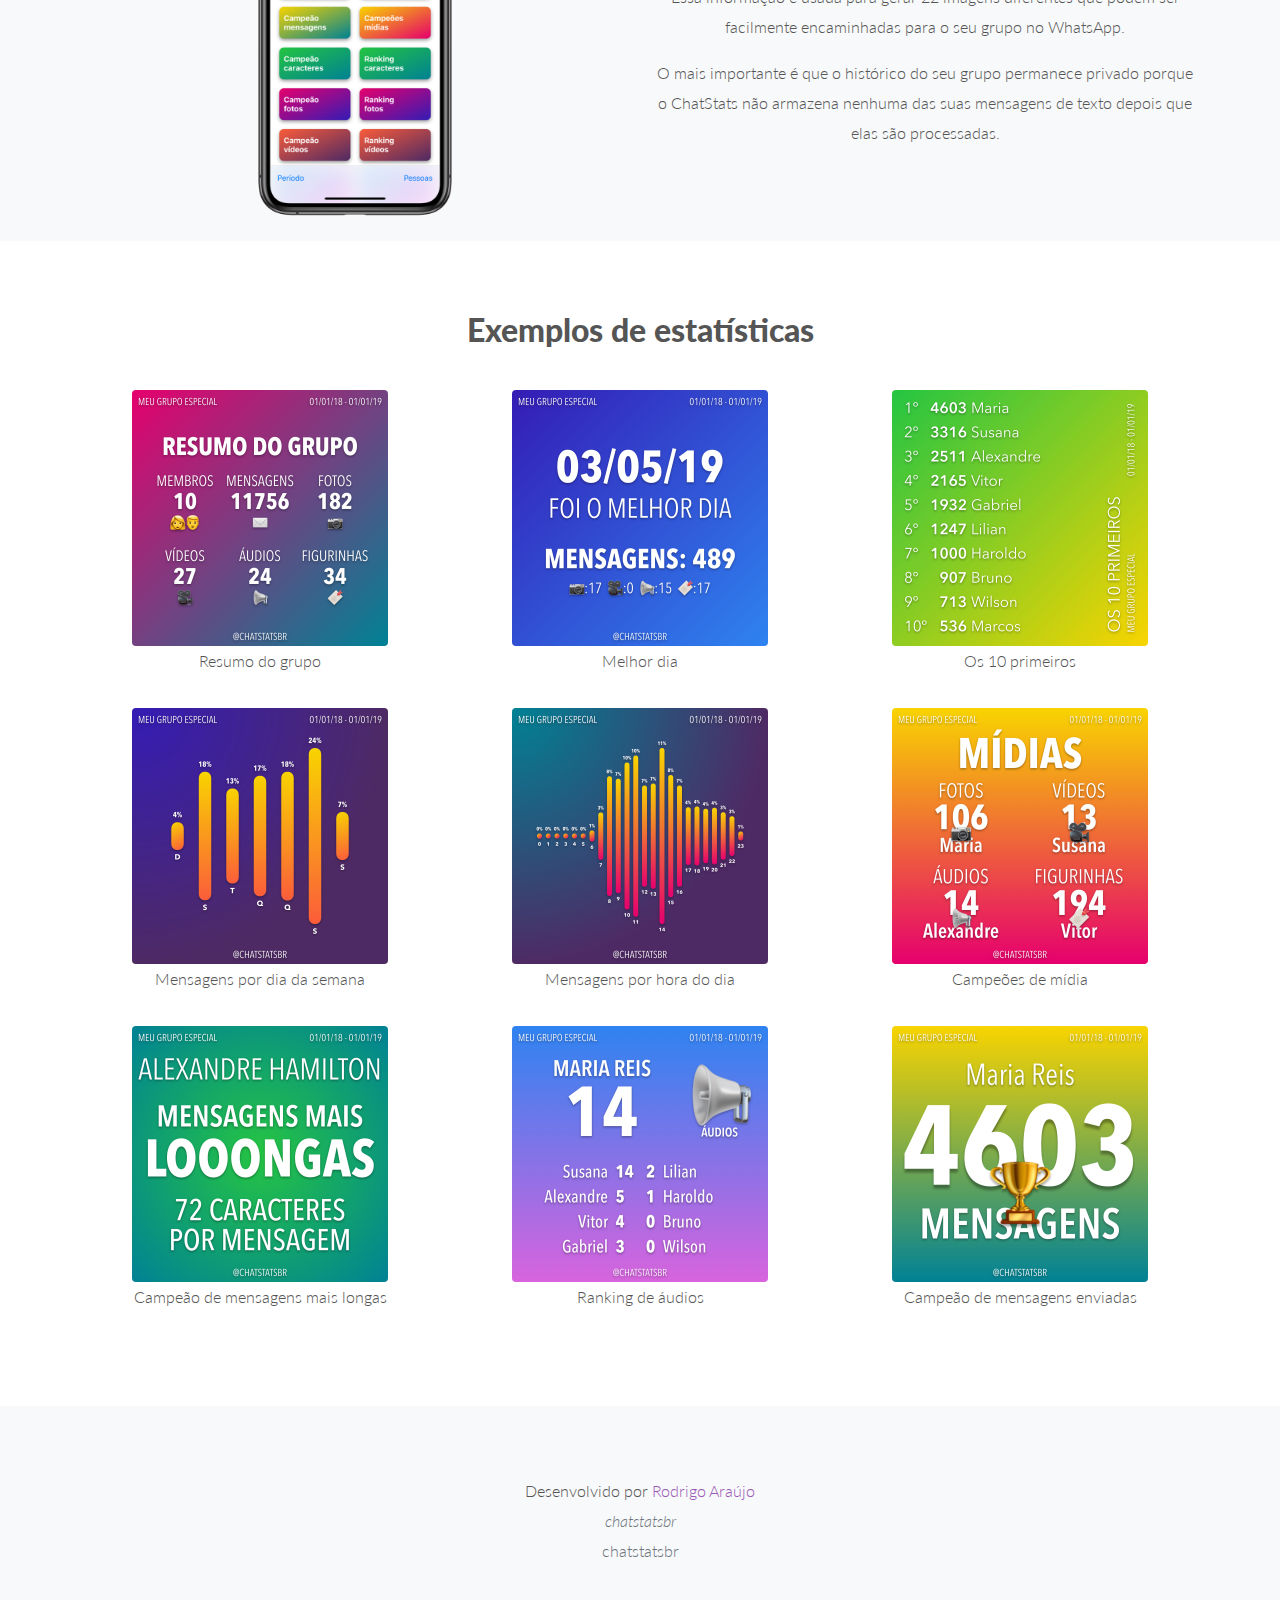
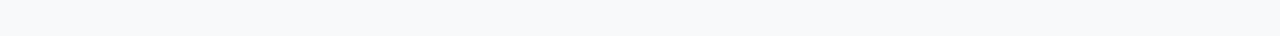
<file: br.html>
<!doctype html>
<html lang="en">
    <head>
        <!-- Global site tag (gtag.js) - Google Analytics -->
        <script async src="https://www.googletagmanager.com/gtag/js?id=UA-140139432-1"></script>
        <script>
          window.dataLayer = window.dataLayer || [];
          function gtag(){dataLayer.push(arguments);}
          gtag('js', new Date());

          gtag('config', 'UA-140139432-1');
        </script>

        <!-- Required meta tags -->
        <meta charset="utf-8">
        <meta name="viewport" content="width=device-width, initial-scale=1, shrink-to-fit=no">
 
        <title>ChatStats – Crie estatísticas dos seus grupos de WhatsApp</title>
 
        <!-- CSS -->
        <link href="https://fonts.googleapis.com/css?family=Lato:400,900" rel="stylesheet">
        <link rel="stylesheet" href="https://maxcdn.bootstrapcdn.com/bootstrap/4.0.0/css/bootstrap.min.css" integrity="sha384-Gn5384xqQ1aoWXA+058RXPxPg6fy4IWvTNh0E263XmFcJlSAwiGgFAW/dAiS6JXm" crossorigin="anonymous">
        <link rel="stylesheet" href="https://use.fontawesome.com/releases/v5.8.2/css/all.css" integrity="sha384-oS3vJWv+0UjzBfQzYUhtDYW+Pj2yciDJxpsK1OYPAYjqT085Qq/1cq5FLXAZQ7Ay" crossorigin="anonymous">
        <link rel="stylesheet" href="assets/css/styles.css">
        
        <!-- Favicon and touch icons -->
        <link rel="apple-touch-icon" sizes="180x180" href="assets/ico/apple-touch-icon.png">
        <link rel="icon" type="image/png" sizes="32x32" href="assets/ico/favicon-32x32.png">
        <link rel="icon" type="image/png" sizes="16x16" href="assets/ico/favicon-16x16.png">
        <link rel="manifest" href="assets/ico/site.webmanifest">
        <link rel="mask-icon" href="assets/ico/safari-pinned-tab.svg" color="#5bbad5">
        <meta name="msapplication-TileColor" content="#da532c">
        <meta name="theme-color" content="#ffffff">
        
    </head>
 
    <body>
        <!-- beginning of the page's code -->

        <!-- Top menu -->
        <nav class="navbar fixed-top navbar-expand-md bg-light navbar-light">
            <div class="container">
                <a class="navbar-brand" href="br.html">
                    <img src="assets/img/logo.png" width="32" height="32" class="d-inline-block align-top" alt="">
                    <span>ChatStats</span>
                </a>
                <button class="navbar-toggler" type="button" data-toggle="collapse" data-target="#navbarNav" aria-controls="navbarNav" aria-expanded="false" aria-label="Toggle navigation">
                    <span class="navbar-toggler-icon"></span>
                </button>
                <div class="collapse navbar-collapse" id="navbarNav">
                    <ul class="navbar-nav ml-auto">
                        <li class="nav-item">
                            <a class="nav-link scroll-link" href="#top-content">Topo</a>
                        </li>
                        <li class="nav-item">
                            <a class="nav-link scroll-link" href="#features">Conheça</a>
                        </li>
                        <li class="nav-item">
                            <a class="nav-link scroll-link" href="#how-it-works">Como funciona</a>
                        </li>
                        <li class="nav-item">
                            <a class="nav-link scroll-link" href="#samples">Exemplos</a>
                        </li>
                        <li class="nav-item">
                            <a class="nav-link scroll-link" href="privacidade.html">Política de privacidade</a>
                        </li>
                        <li class="nav-item">
                            <a class="nav-link scroll-link" href="mailto:&#114;&#109;&#097;&#114;&#097;&#117;&#106;&#111;&#064;&#109;&#101;&#046;&#099;&#111;&#109;">Contato</a>
                        </li>
                        <!-- <li class="nav-item">
                            <a class="nav-link scroll-link" href="blog-br.html">Blog</a>
                        </li> -->
                    </ul>
                </div>
            </div>
        </nav>
 
        <!-- Top content -->
        <div id="top-content" class="top-content">
            <div class="container">
                <div class="row my-2">
                    <div class="col">
                        <h1 class="d-none d-md-block">Crie estatísticas dos<br>seus grupos de WhatsApp</h1>
                        <h1 class="d-md-none">Crie estatísticas dos seus grupos de WhatsApp</h1>
                    </div>
                </div>
                <div class="row my-2">
                    <div class="col">
                        <h4 class="d-none d-md-block">Gere e compartilhe 22 estatísticas<br>diferentes dos seus grupos de WhatsApp</h4>
                        <h4 class="d-md-none">Gere e compartilhe 22 estatísticas diferentes dos seus grupos de WhatsApp</h4>
                    </div>
                </div>
                <div class="row my-4">
                        <div class="col">
                            <img src="assets/img/hero_br.png" class="img-fluid" width="500" alt="">
                        </div>
                </div>
                <div class="row my-4 py-2">
                    <div class="col">
                        <a class="" href="https://itunes.apple.com/br/app/chatstats/id1460322574?l=pt&mt=8">
                            <img src="assets/img/downloadAppStore.svg" width="200" alt="">
                        </a>
                    </div>
                </div>
            </div>            
        </div>

        <div id="features" class="pb-0">
            <div class="container">
                <div class="row mb-2">
                    <div class="col">
                        <h2>Conheça o ChatStats</h2>
                    </div>
                </div>
                <div class="row">
                    <div class="col-md-4">
                        <div class="row mt-3">
                            <div class="col">
                                <img src="assets/img/feature1.png" class="img-fluid" width="100" alt="">
                            </div>
                        </div>
                        <div class="row mt-3">
                            <div class="col">
                                <h4>Rankings</h4>
                            </div>
                        </div>
                        <div class="row mb-4">
                            <div class="col">
                                <span>Gere rankings de quem envia mais mensagens, fotos, vídeos, áudios, figurinhas, emojis ou links</span>
                            </div>
                        </div>
                    </div>
                    <div class="col-md-4">
                        <div class="row mt-3">
                            <div class="col">
                                <img src="assets/img/feature2.png" class="img-fluid" width="100" alt="">
                            </div>
                        </div>
                        <div class="row mt-3">
                            <div class="col">
                                <h4>Análise temporal</h4>
                            </div>
                        </div>
                        <div class="row mb-4">
                            <div class="col">
                                <span>Descubra em que períodos do dia ou dias da semana o grupo fica mais ativo</span>
                            </div>
                        </div>
                    </div>
                    <div class="col-md-4">
                        <div class="row mt-3">
                            <div class="col">
                                <img src="assets/img/feature3.png" class="img-fluid" width="100" alt="">
                            </div>
                        </div>
                        <div class="row mt-3">
                            <div class="col">
                                <h4>Campeões</h4>
                            </div>
                        </div>
                        <div class="row mb-4">
                            <div class="col">
                                <span>Crie imagens especiais para os campeões de diferentes categorias, incluindo mensagens mais loooongas</span>
                            </div>
                        </div>
                    </div>
                </div>
            </div>
        </div>

        <div id="how-it-works" class="bg-light pb-0">
            <div class="container">
                <div class="row mb-2">
                    <div class="col">
                        <h2>Como funciona</h2>
                    </div>
                </div>                
                <div class="row align-items-center">
                    <div class="col-6 d-none d-md-block pb-4">
                        <img src="assets/img/stats_menu_br.png" alt="" class="img-fluid" width="200">
                    </div>
                    <div class="col-6 d-none d-md-block pb-4">
                        <p>O ChatStats processa o histórico de chats do WhatsApp contando caracteres, emojis e links e procurando por indicações de fotos, vídeos, áudios e figurinhas enviados.</p>
                        <p>Essa informação é usada para gerar 22 imagens diferentes que podem ser facilmente encaminhadas para o seu grupo no WhatsApp.</p>
                        <p>O mais importante é que o histórico do seu grupo permanece privado porque o ChatStats não armazena nenhuma das suas mensagens de texto depois que elas são processadas.</p>
                    </div>
                    <div class="col-12 d-md-none">
                        <p>O ChatStats processa o histórico de chats do WhatsApp contando caracteres, emojis e links e procurando por indicações de fotos, vídeos, áudios e figurinhas enviados.</p>
                        <p>Essa informação é usada para gerar 22 imagens diferentes que podem ser facilmente encaminhadas para o seu grupo no WhatsApp.</p>
                        <p>O mais importante é que o histórico do seu grupo permanece privado porque o ChatStats não armazena nenhuma das suas mensagens de texto depois que elas são processadas.</p>
                    </div>    
                    <div class="col-12 d-md-none">
                        <img src="assets/img/stats_menu_small_br.png" alt="" class="img-fluid" width="350">
                    </div>
                </div>
            </div>
        </div>

        <div id="samples">
            <div class="container">
                <div class="row">
                    <div class="col">
                        <h2>Exemplos de estatísticas</h2>
                    </div>
                </div>               
                <div class="d-none d-md-block mt-4"> 
                    <div class="row py-2">
                        <div class="col-4">
                            <img src="assets/img/samples/1_overview_br.jpg" class="img-fluid rounded" width="256" alt="">
                            <p>Resumo do grupo</p>
                        </div>
                        <div class="col-4">
                            <img src="assets/img/samples/2_best_br.jpg" class="img-fluid rounded" width="256" alt="">
                            <p>Melhor dia</p>
                        </div>
                        <div class="col-4">
                            <img src="assets/img/samples/3_top10_br.jpg" class="img-fluid rounded" width="256" alt="">
                            <p>Os 10 primeiros</p>
                        </div>
                    </div>                
                    <div class="row py-2">
                        <div class="col-4">
                            <img src="assets/img/samples/4_weekly_br.jpg" class="img-fluid rounded" width="256" alt="">
                            <p>Mensagens por dia da semana</p>
                        </div>
                        <div class="col-4">
                            <img src="assets/img/samples/5_hourly_br.jpg" class="img-fluid rounded" width="256" alt="">
                            <p>Mensagens por hora do dia</p>
                        </div>
                        <div class="col-4">
                            <img src="assets/img/samples/6_media_br.jpg" class="img-fluid rounded" width="256" alt="">
                            <p>Campeões de mídia</p>
                        </div>
                    </div>                
                    <div class="row py-2">
                        <div class="col-4">
                            <img src="assets/img/samples/7_longest_br.jpg" class="img-fluid rounded" width="256" alt="">
                            <p>Campeão de mensagens mais longas</p>
                        </div>
                        <div class="col-4">
                            <img src="assets/img/samples/8_audios_br.jpg" class="img-fluid rounded" width="256" alt="">
                            <p>Ranking de áudios</p>
                        </div>
                        <div class="col-4">
                            <img src="assets/img/samples/9_champion_br.jpg" class="img-fluid rounded" width="256" alt="">
                            <p>Campeão de mensagens enviadas</p>
                        </div>
                    </div>
                </div>
                <div class="d-md-none mt-4"> 
                    <div class="row">
                        <div class="col-6">
                            <img src="assets/img/samples/1_overview_br.jpg" class="img-fluid rounded" width="256" alt="">
                            <p class="">Resumo do grupo</p>
                        </div>
                        <div class="col-6">
                            <img src="assets/img/samples/2_best_br.jpg" class="img-fluid rounded" width="256" alt="">
                            <p class="">Melhor dia</p>
                        </div>
                    </div>                
                    <div class="row">
                        <div class="col-6">
                            <img src="assets/img/samples/3_top10_br.jpg" class="img-fluid rounded" width="256" alt="">
                            <p class="">Os 10 primeiros</p>
                        </div>
                        <div class="col-6">
                            <img src="assets/img/samples/6_media_br.jpg" class="img-fluid rounded" width="256" alt="">
                            <p class="">Campeões de mídia</p>
                        </div>
                    </div>
                    <div class="row">
                        <div class="col-6">
                            <img src="assets/img/samples/4_weekly_br.jpg" class="img-fluid rounded" width="256" alt="">
                            <p class="">Mensagens por dia da semana</p>
                        </div>
                        <div class="col-6">
                            <img src="assets/img/samples/5_hourly_br.jpg" class="img-fluid rounded" width="256" alt="">
                            <p class="">Mensagens por hora do dia</p>
                        </div>
                    </div>                
                    <div class="row">
                        <div class="col-6">
                            <img src="assets/img/samples/7_longest_br.jpg" class="img-fluid rounded" width="256" alt="">
                            <p class="">Campeão de mensagens mais longas</p>
                        </div>
                        <div class="col-6">
                            <img src="assets/img/samples/9_champion_br.jpg" class="img-fluid rounded" width="256" alt="">
                            <p class="">Campeão de mensagens enviadas</p>
                        </div>
                    </div>
                </div>
            </div>
        </div>

        <div id="footer" class="bg-light">
            <div class="container">
                <div class="row">
                    <div class="col">
                        <p class="m-0 p-0">Desenvolvido por <a href="https://twitter.com/rodrigoaraujo">Rodrigo Araújo</a></p>
                        <p class="m-0 p-0">
                            <a href="https://www.instagram.com/chatstatsbr/" class="text-secondary"><i class="fab fa-instagram">chatstatsbr</i></a>
                        </p>
                        <p class="m-0 p-0">
                            <a href="https://twitter.com/chatstatsbr" class="text-secondary"><i class="fab fa-twitter"></i>chatstatsbr</a>
                        </p>
                    </div>
                </div>
            </div>
        </div>

        <!-- Javascript -->
        <script src="assets/js/jquery-3.2.1.min.js"></script>
        <script src="assets/js/jquery-migrate-3.0.0.min.js"></script>
        <!-- <script src="https://cdnjs.cloudflare.com/ajax/libs/popper.js/1.12.9/umd/popper.min.js" integrity="sha384-ApNbgh9B+Y1QKtv3Rn7W3mgPxhU9K/ScQsAP7hUibX39j7fakFPskvXusvfa0b4Q" crossorigin="anonymous"></script> -->
        <script src="https://maxcdn.bootstrapcdn.com/bootstrap/4.0.0/js/bootstrap.min.js" integrity="sha384-JZR6Spejh4U02d8jOt6vLEHfe/JQGiRRSQQxSfFWpi1MquVdAyjUar5+76PVCmYl" crossorigin="anonymous"></script>
        <!-- <script src="assets/js/jquery.backstretch.min.js"></script> -->
        <!-- <script src="assets/js/wow.min.js"></script> -->
        <!-- <script src="assets/js/retina-1.1.0.min.js"></script> -->
        <!-- <script src="assets/js/waypoints.min.js"></script> -->
        <script src="assets/js/scripts.js"></script>
    </body>
</html>
</file>
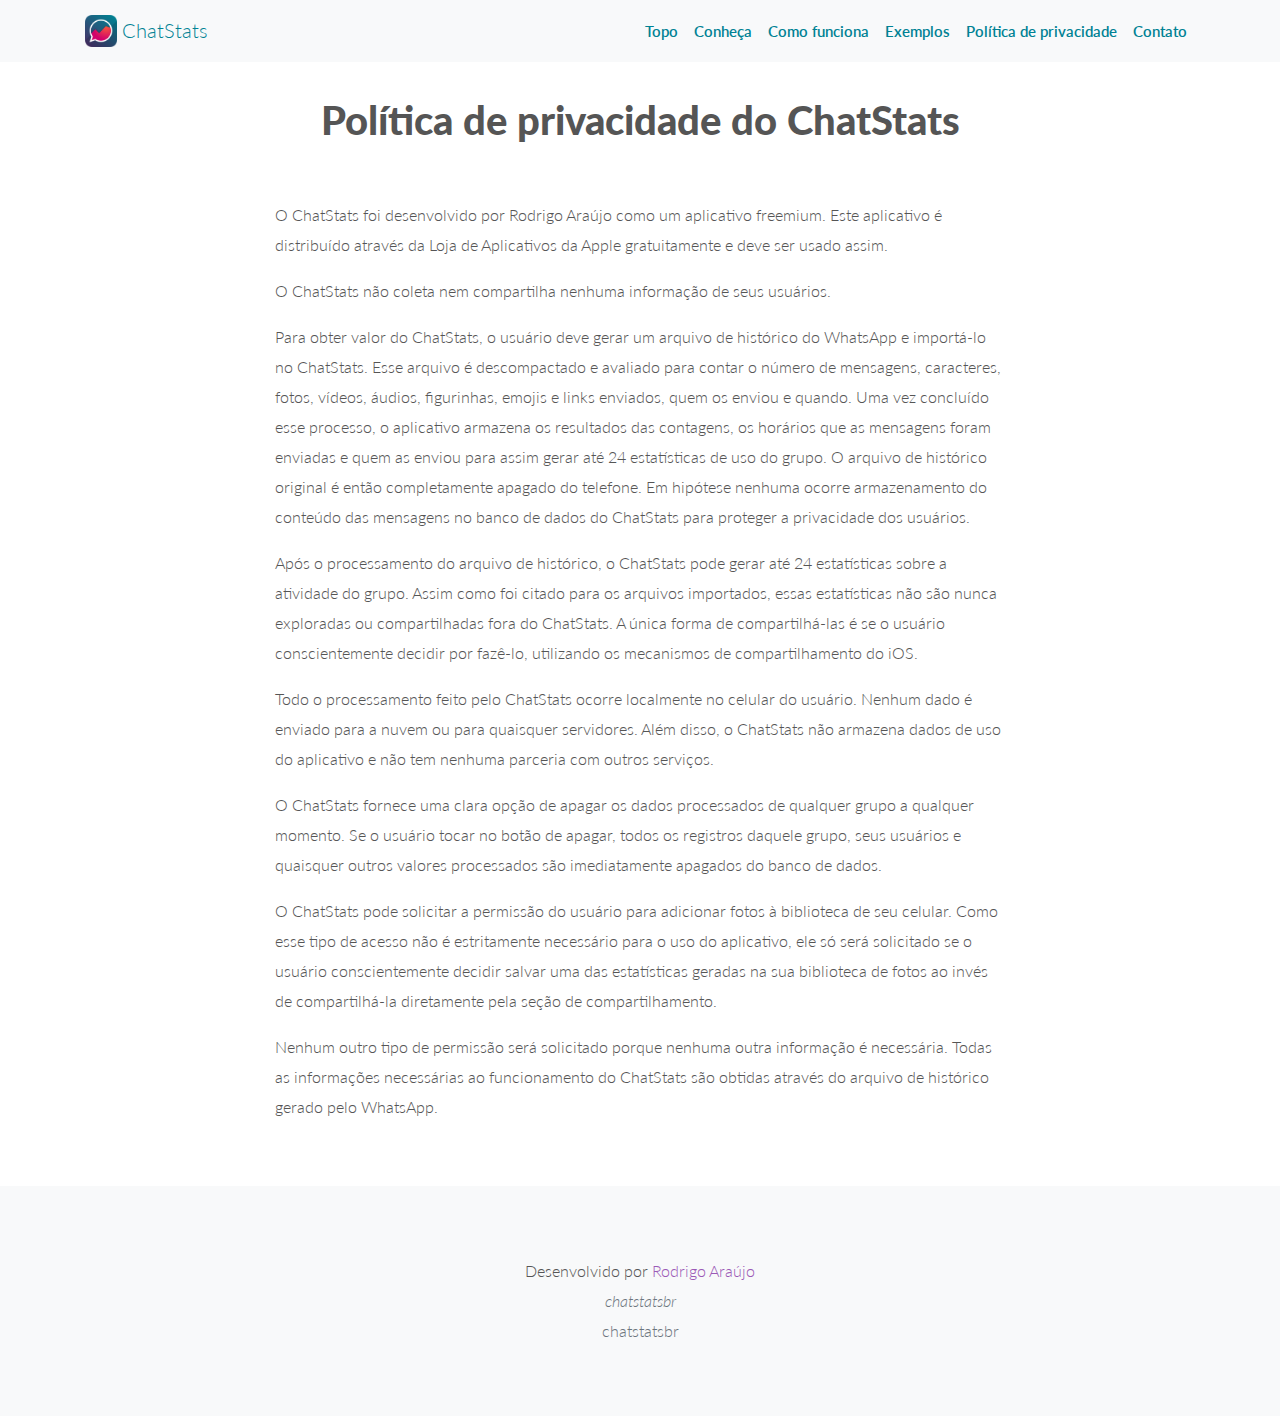
<file: privacidade.html>
<!doctype html>
<html lang="en">
    <head>
        <!-- Global site tag (gtag.js) - Google Analytics -->
        <script async src="https://www.googletagmanager.com/gtag/js?id=UA-140139432-1"></script>
        <script>
            window.dataLayer = window.dataLayer || [];
            function gtag(){dataLayer.push(arguments);}
            gtag('js', new Date());
            gtag('config', 'UA-140139432-1');
        </script>

        <!-- Required meta tags -->
        <meta charset="utf-8">
        <meta name="viewport" content="width=device-width, initial-scale=1, shrink-to-fit=no">
 
        <title>ChatStats – Crie estatísticas dos seus grupos de WhatsApp</title>
 
        <!-- CSS -->
        <link href="https://fonts.googleapis.com/css?family=Lato:400,900" rel="stylesheet">
        <link rel="stylesheet" href="https://maxcdn.bootstrapcdn.com/bootstrap/4.0.0/css/bootstrap.min.css" integrity="sha384-Gn5384xqQ1aoWXA+058RXPxPg6fy4IWvTNh0E263XmFcJlSAwiGgFAW/dAiS6JXm" crossorigin="anonymous">
        <link rel="stylesheet" href="https://use.fontawesome.com/releases/v5.8.2/css/all.css" integrity="sha384-oS3vJWv+0UjzBfQzYUhtDYW+Pj2yciDJxpsK1OYPAYjqT085Qq/1cq5FLXAZQ7Ay" crossorigin="anonymous">
        <link rel="stylesheet" href="assets/css/styles.css">
        
        <!-- Favicon and touch icons -->
        <link rel="apple-touch-icon" sizes="180x180" href="assets/ico/apple-touch-icon.png">
        <link rel="icon" type="image/png" sizes="32x32" href="assets/ico/favicon-32x32.png">
        <link rel="icon" type="image/png" sizes="16x16" href="assets/ico/favicon-16x16.png">
        <link rel="manifest" href="assets/ico/site.webmanifest">
        <link rel="mask-icon" href="assets/ico/safari-pinned-tab.svg" color="#5bbad5">
        <meta name="msapplication-TileColor" content="#da532c">
        <meta name="theme-color" content="#ffffff">
        
    </head>
 
    <body>
        <!-- beginning of the page's code -->

        <!-- Top menu -->
        <nav class="navbar fixed-top navbar-expand-md bg-light navbar-light">
            <div class="container">
                <a class="navbar-brand" href="br.html">
                    <img src="assets/img/logo.png" width="32" height="32" class="d-inline-block align-top" alt="">
                    <span>ChatStats</span>
                </a>
                <button class="navbar-toggler" type="button" data-toggle="collapse" data-target="#navbarNav" aria-controls="navbarNav" aria-expanded="false" aria-label="Toggle navigation">
                    <span class="navbar-toggler-icon"></span>
                </button>
                <div class="collapse navbar-collapse" id="navbarNav">
                    <ul class="navbar-nav ml-auto">
                        <li class="nav-item">
                            <a class="nav-link scroll-link" href="br.html#top-content">Topo</a>
                        </li>
                        <li class="nav-item">
                            <a class="nav-link scroll-link" href="br.html#features">Conheça</a>
                        </li>
                        <li class="nav-item">
                            <a class="nav-link scroll-link" href="br.html#how-it-works">Como funciona</a>
                        </li>
                        <li class="nav-item">
                            <a class="nav-link scroll-link" href="br.html#samples">Exemplos</a>
                        </li>
                        <li class="nav-item">
                            <a class="nav-link scroll-link" href="privacidade.html">Política de privacidade</a>
                        </li>
                        <li class="nav-item">
                            <a class="nav-link scroll-link" href="mailto:&#114;&#109;&#097;&#114;&#097;&#117;&#106;&#111;&#064;&#109;&#101;&#046;&#099;&#111;&#109;">Contato</a>
                        </li>
                    </ul>
                </div>
            </div>
        </nav>
 
        <!-- Top content -->
        <div id="main-content">
            <div class="container my-4 py-4">
                <div class="row py-4 my-4">
                    <div class="col-2 col-md-0"></div> 
                    <div class="col-12 col-md-8">
                        <h1>Política de privacidade do ChatStats</h1>
                    </div>
                </div>

                <div class="row">
                    <div class="col-2 col-md-0"></div> 
                    <div class="col-12 col-md-8">
                        <p class="text-left">O ChatStats foi desenvolvido por Rodrigo Araújo como um aplicativo freemium. Este aplicativo é distribuído através da Loja de Aplicativos da Apple gratuitamente e deve ser usado assim.</p>

                        <p class="text-left">O ChatStats não coleta nem compartilha nenhuma informação de seus usuários.</p>
                        
                        <p class="text-left">Para obter valor do ChatStats, o usuário deve gerar um arquivo de histórico do WhatsApp e importá-lo no ChatStats. Esse arquivo é descompactado e avaliado para contar o número de mensagens, caracteres, fotos, vídeos, áudios, figurinhas, emojis e links enviados, quem os enviou e quando. Uma vez concluído esse processo, o aplicativo armazena os resultados das contagens, os horários que as mensagens foram enviadas e quem as enviou para assim gerar até 24 estatísticas de uso do grupo. O arquivo de histórico original é então completamente apagado do telefone. Em hipótese nenhuma ocorre armazenamento do conteúdo das mensagens no banco de dados do ChatStats para proteger a privacidade dos usuários.</p>
                        
                        <p class="text-left">Após o processamento do arquivo de histórico, o ChatStats pode gerar até 24 estatísticas sobre a atividade do grupo. Assim como foi citado para os arquivos importados, essas estatísticas não são nunca exploradas ou compartilhadas fora do ChatStats. A única forma de compartilhá-las é se o usuário conscientemente decidir por fazê-lo, utilizando os mecanismos de compartilhamento do iOS.</p>
                        
                        <p class="text-left">Todo o processamento feito pelo ChatStats ocorre localmente no celular do usuário. Nenhum dado é enviado para a nuvem ou para quaisquer servidores. Além disso, o ChatStats não armazena dados de uso do aplicativo e não tem nenhuma parceria com outros serviços.</p>
                        
                        <p class="text-left">O ChatStats fornece uma clara opção de apagar os dados processados de qualquer grupo a qualquer momento. Se o usuário tocar no botão de apagar, todos os registros daquele grupo, seus usuários e quaisquer outros valores processados são imediatamente apagados do banco de dados.</p>
                        
                        <p class="text-left">O ChatStats pode solicitar a permissão do usuário para adicionar fotos à biblioteca de seu celular. Como esse tipo de acesso não é estritamente necessário para o uso do aplicativo, ele só será solicitado se o usuário conscientemente decidir salvar uma das estatísticas geradas na sua biblioteca de fotos ao invés de compartilhá-la diretamente pela seção de compartilhamento.</p>
                        
                        <p class="text-left">Nenhum outro tipo de permissão será solicitado porque nenhuma outra informação é necessária. Todas as informações necessárias ao funcionamento do ChatStats são obtidas através do arquivo de histórico gerado pelo WhatsApp.</p>
                    </div>
                </div>
            </div>            
        </div>

        <!-- Footer -->
        <div id="footer" class="bg-light">
            <div class="container">
                <div class="row">
                    <div class="col">
                        <p class="m-0 p-0">Desenvolvido por <a href="https://twitter.com/rodrigoaraujo">Rodrigo Araújo</a></p>
                        <p class="m-0 p-0">
                            <a href="https://www.instagram.com/chatstatsbr/" class="text-secondary"><i class="fab fa-instagram">chatstatsbr</i></a>
                        </p>
                        <p class="m-0 p-0">
                            <a href="https://twitter.com/chatstatsbr" class="text-secondary"><i class="fab fa-twitter"></i>chatstatsbr</a>
                        </p>
                    </div>
                </div>
            </div>
        </div>

        <!-- Javascript -->
        <script src="assets/js/jquery-3.2.1.min.js"></script>
        <script src="assets/js/jquery-migrate-3.0.0.min.js"></script>
        <!-- <script src="https://cdnjs.cloudflare.com/ajax/libs/popper.js/1.12.9/umd/popper.min.js" integrity="sha384-ApNbgh9B+Y1QKtv3Rn7W3mgPxhU9K/ScQsAP7hUibX39j7fakFPskvXusvfa0b4Q" crossorigin="anonymous"></script> -->
        <script src="https://maxcdn.bootstrapcdn.com/bootstrap/4.0.0/js/bootstrap.min.js" integrity="sha384-JZR6Spejh4U02d8jOt6vLEHfe/JQGiRRSQQxSfFWpi1MquVdAyjUar5+76PVCmYl" crossorigin="anonymous"></script>
        <!-- <script src="assets/js/jquery.backstretch.min.js"></script> -->
        <!-- <script src="assets/js/wow.min.js"></script> -->
        <!-- <script src="assets/js/retina-1.1.0.min.js"></script> -->
        <!-- <script src="assets/js/waypoints.min.js"></script> -->
        <script src="assets/js/scripts.js"></script>
    </body>
</html>
</file>
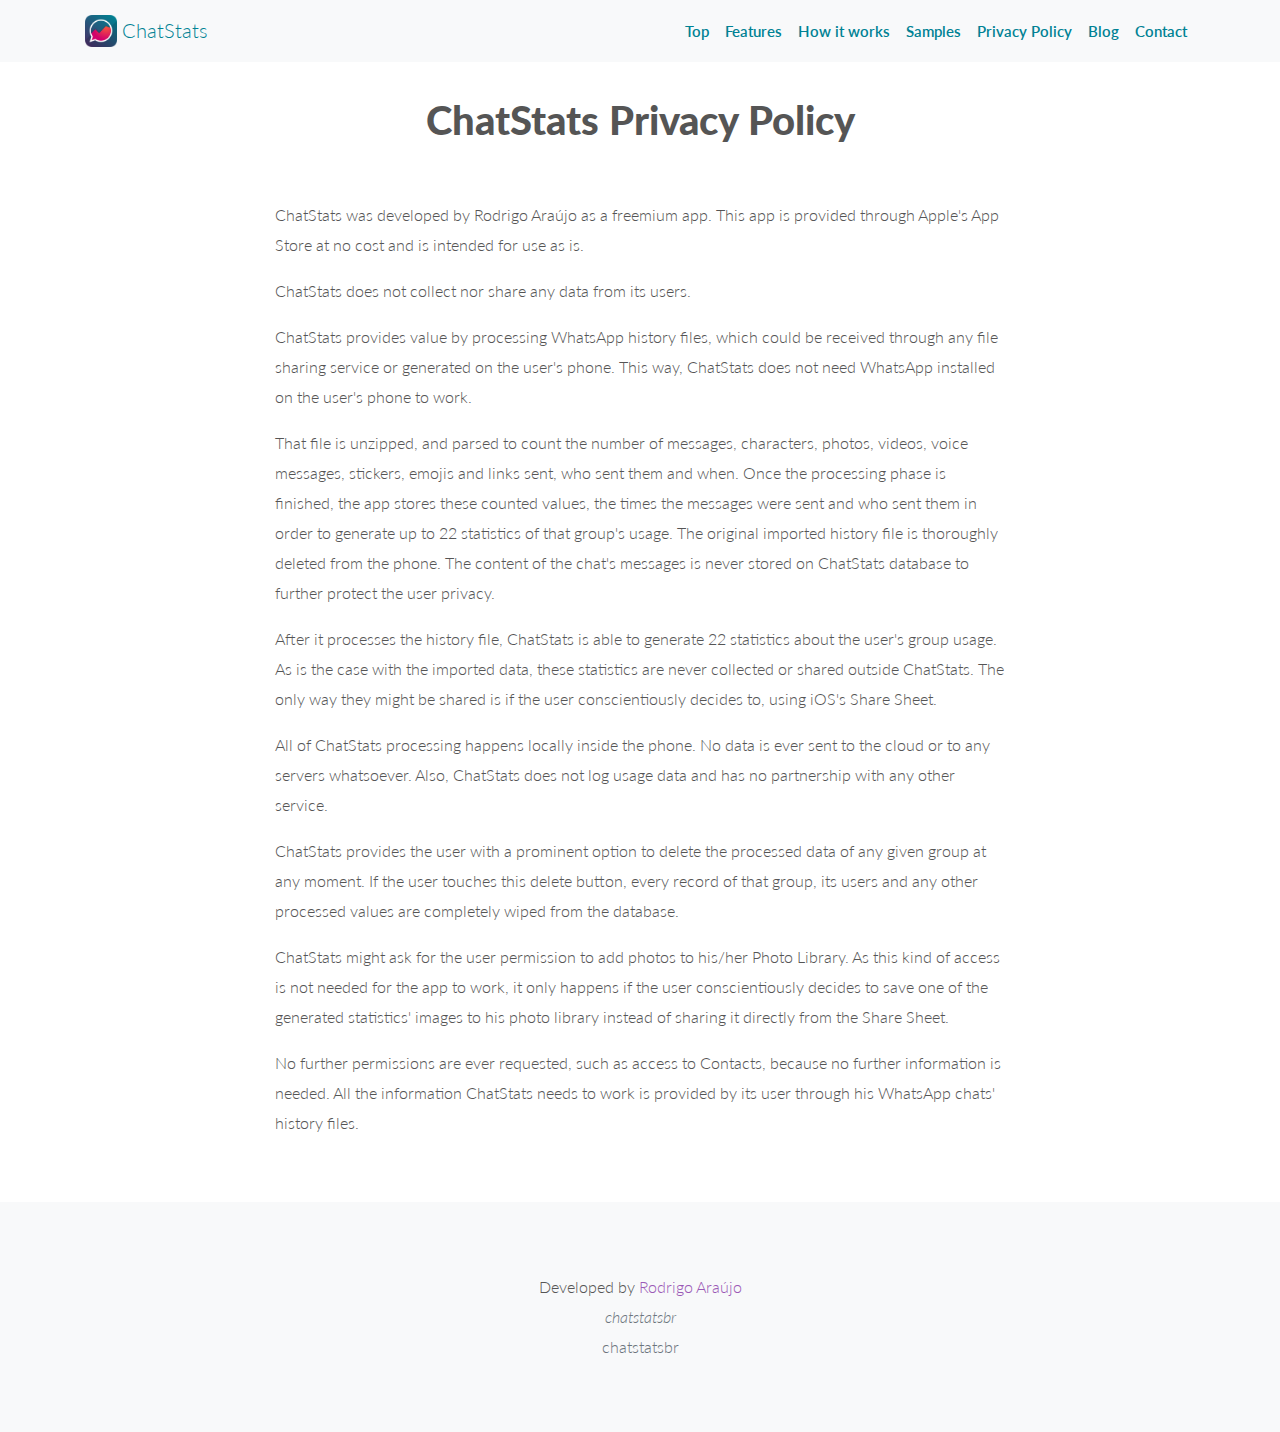
<file: privacy-policy.html>
<!doctype html>
<html lang="en">
    <head>
        <!-- Global site tag (gtag.js) - Google Analytics -->
        <script async src="https://www.googletagmanager.com/gtag/js?id=UA-140139432-1"></script>
        <script>
            window.dataLayer = window.dataLayer || [];
            function gtag(){dataLayer.push(arguments);}
            gtag('js', new Date());
            gtag('config', 'UA-140139432-1');
        </script>

        <!-- Required meta tags -->
        <meta charset="utf-8">
        <meta name="viewport" content="width=device-width, initial-scale=1, shrink-to-fit=no">
 
        <title>ChatStats – Unlock statistics inside your chats</title>
 
        <!-- CSS -->
        <link href="https://fonts.googleapis.com/css?family=Lato:400,900" rel="stylesheet">
        <link rel="stylesheet" href="https://maxcdn.bootstrapcdn.com/bootstrap/4.0.0/css/bootstrap.min.css" integrity="sha384-Gn5384xqQ1aoWXA+058RXPxPg6fy4IWvTNh0E263XmFcJlSAwiGgFAW/dAiS6JXm" crossorigin="anonymous">
        <link rel="stylesheet" href="https://use.fontawesome.com/releases/v5.8.2/css/all.css" integrity="sha384-oS3vJWv+0UjzBfQzYUhtDYW+Pj2yciDJxpsK1OYPAYjqT085Qq/1cq5FLXAZQ7Ay" crossorigin="anonymous">
        <link rel="stylesheet" href="assets/css/styles.css">
        
        <!-- Favicon and touch icons -->
        <link rel="apple-touch-icon" sizes="180x180" href="assets/ico/apple-touch-icon.png">
        <link rel="icon" type="image/png" sizes="32x32" href="assets/ico/favicon-32x32.png">
        <link rel="icon" type="image/png" sizes="16x16" href="assets/ico/favicon-16x16.png">
        <link rel="manifest" href="assets/ico/site.webmanifest">
        <link rel="mask-icon" href="assets/ico/safari-pinned-tab.svg" color="#5bbad5">
        <meta name="msapplication-TileColor" content="#da532c">
        <meta name="theme-color" content="#ffffff">
        
    </head>
 
    <body>
        <!-- beginning of the page's code -->

        <!-- Top menu -->
        <nav class="navbar fixed-top navbar-expand-md bg-light navbar-light">
            <div class="container">
                <a class="navbar-brand" href="index.html">
                    <img src="assets/img/logo.png" width="32" height="32" class="d-inline-block align-top" alt="">
                    <span>ChatStats</span>
                </a>
                <button class="navbar-toggler" type="button" data-toggle="collapse" data-target="#navbarNav" aria-controls="navbarNav" aria-expanded="false" aria-label="Toggle navigation">
                    <span class="navbar-toggler-icon"></span>
                </button>
                <div class="collapse navbar-collapse" id="navbarNav">
                    <ul class="navbar-nav ml-auto">
                        <li class="nav-item">
                            <a class="nav-link scroll-link" href="index.html#top-content">Top</a>
                        </li>
                        <li class="nav-item">
                            <a class="nav-link scroll-link" href="index.html#features">Features</a>
                        </li>
                        <li class="nav-item">
                            <a class="nav-link scroll-link" href="index.html#how-it-works">How it works</a>
                        </li>
                        <li class="nav-item">
                            <a class="nav-link scroll-link" href="index.html#samples">Samples</a>
                        </li>
                        <li class="nav-item">
                            <a class="nav-link scroll-link" href="privacy-policy.html">Privacy Policy</a>
                        </li>
                        <li class="nav-item">
                            <a class="nav-link scroll-link" href="blog-en.html">Blog</a>
                        </li>
                        <li class="nav-item">
                            <a class="nav-link scroll-link" href="mailto:&#114;&#109;&#097;&#114;&#097;&#117;&#106;&#111;&#064;&#109;&#101;&#046;&#099;&#111;&#109;">Contact</a>
                        </li>
                    </ul>
                </div>
            </div>
        </nav>
 
        <!-- Top content -->
        <div id="main-content">
            <div class="container my-4 py-4">
                <div class="row py-4 my-4">
                    <div class="col-2 col-md-0"></div> 
                    <div class="col-12 col-md-8">
                        <h1>ChatStats Privacy Policy</h1>
                    </div>
                </div>

                <div class="row">
                    <div class="col-2 col-md-0"></div> 
                    <div class="col-12 col-md-8">
                        <p class="text-left">ChatStats was developed by Rodrigo Araújo as a freemium app. This app is provided through Apple's App Store at no cost and is intended for use as is.</p>

                        <p class="text-left">ChatStats does not collect nor share any data from its users.</p>
                        
                        <p class="text-left">ChatStats provides value by processing WhatsApp history files, which could be received through any file sharing service or generated on the user's phone. This way, ChatStats does not need WhatsApp installed on the user's phone to work.</p>
                        
                        <p class="text-left">That file is unzipped, and parsed to count the number of messages, characters, photos, videos, voice messages, stickers, emojis and links sent, who sent them and when. Once the processing phase is finished, the app stores these counted values, the times the messages were sent and who sent them in order to generate up to 22 statistics of that group's usage. The original imported history file is thoroughly deleted from the phone. The content of the chat's messages is never stored on ChatStats database to further protect the user privacy.</p>
                        
                        <p class="text-left">After it processes the history file, ChatStats is able to generate 22 statistics about the user's group usage. As is the case with the imported data, these statistics are never collected or shared outside ChatStats. The only way they might be shared is if the user conscientiously decides to, using iOS's Share Sheet.</p>
                        
                        <p class="text-left">All of ChatStats processing happens locally inside the phone. No data is ever sent to the cloud or to any servers whatsoever. Also, ChatStats does not log usage data and has no partnership with any other service.</p>
                        
                        <p class="text-left">ChatStats provides the user with a prominent option to delete the processed data of any given group at any moment. If the user touches this delete button, every record of that group, its users and any other processed values are completely wiped from the database.</p>
                        
                        <p class="text-left">ChatStats might ask for the user permission to add photos to his/her Photo Library. As this kind of access is not needed for the app to work, it only happens if the user conscientiously decides to save one of the generated statistics' images to his photo library instead of sharing it directly from the Share Sheet.</p>
                        
                        <p class="text-left">No further permissions are ever requested, such as access to Contacts, because no further information is needed. All the information ChatStats needs to work is provided by its user through his WhatsApp chats' history files.</p>
                    </div>
                </div>
            </div>            
        </div>

        <!-- Footer -->
        <div id="footer" class="bg-light">
            <div class="container">
                <div class="row">
                    <div class="col">
                        <p class="m-0 p-0">Developed by <a href="https://twitter.com/rodrigoaraujo">Rodrigo Araújo</a></p>
                        <p class="m-0 p-0">
                            <a href="https://www.instagram.com/chatstatsbr/" class="text-secondary"><i class="fab fa-instagram">chatstatsbr</i></a>
                        </p>
                        <p class="m-0 p-0">
                            <a href="https://twitter.com/chatstatsbr" class="text-secondary"><i class="fab fa-twitter"></i>chatstatsbr</a>
                        </p>
                    </div>
                </div>
            </div>
        </div>

        <!-- Javascript -->
        <script src="assets/js/jquery-3.2.1.min.js"></script>
        <script src="assets/js/jquery-migrate-3.0.0.min.js"></script>
        <!-- <script src="https://cdnjs.cloudflare.com/ajax/libs/popper.js/1.12.9/umd/popper.min.js" integrity="sha384-ApNbgh9B+Y1QKtv3Rn7W3mgPxhU9K/ScQsAP7hUibX39j7fakFPskvXusvfa0b4Q" crossorigin="anonymous"></script> -->
        <script src="https://maxcdn.bootstrapcdn.com/bootstrap/4.0.0/js/bootstrap.min.js" integrity="sha384-JZR6Spejh4U02d8jOt6vLEHfe/JQGiRRSQQxSfFWpi1MquVdAyjUar5+76PVCmYl" crossorigin="anonymous"></script>
        <!-- <script src="assets/js/jquery.backstretch.min.js"></script> -->
        <!-- <script src="assets/js/wow.min.js"></script> -->
        <!-- <script src="assets/js/retina-1.1.0.min.js"></script> -->
        <!-- <script src="assets/js/waypoints.min.js"></script> -->
        <script src="assets/js/scripts.js"></script>
    </body>
</html>
</file>
<file: assets/css/styles.css>
body {
    font-family: "Lato", "Helvetica Neue", "Helvetica", sans-serif;
    font-size: 16px;
    font-weight: 300;
    color: #555;
    line-height: 30px;
    text-align: center;
}
 
strong { font-weight: 600; }
 
a, a:hover, a:focus {
    color: #9b59b6;
    text-decoration: none;
    transition: all .3s;
}
 
h1, h2 {
    font-weight: 900;
}
 
/***** Top menu *****/
 
.navbar {
    /* background: #fff; */
    -o-transition: all .6s;
    -moz-transition: all .6s;
    -webkit-transition: all .6s;
    -ms-transition: all .6s;
    transition: all .6s;
    backface-visibility: hidden;
}
 
.navbar-light .navbar-nav {
    font-size: 15px;
    color: #008294;
    font-weight: 600;
}
 
.navbar-light .navbar-nav .nav-link {
    color: #008294;
    border: 0;
}
 
.navbar-light .navbar-nav .nav-link:hover {
    color: #6EB8C2;
}
 
.navbar-light .navbar-nav .nav-link:focus {
    color: #6EB8C2;
    outline: 0;
}
  
.navbar-light .navbar-brand {
    color: #008294;
}

/***** Top content *****/
 
.top-content {
    padding: 100px 0 50px 0;
    background: rgb(248,212,0);
    background: -moz-linear-gradient(315deg, rgba(248,212,0,1) 15%, rgba(121,170,76,1) 50%, rgba(0,130,148,1) 85%);
    background: -webkit-linear-gradient(315deg, rgba(248,212,0,1) 15%, rgba(121,170,76,1) 50%, rgba(0,130,148,1) 85%);
    background: linear-gradient(315deg, rgba(248,212,0,1) 15%, rgba(121,170,76,1) 50%, rgba(0,130,148,1) 85%);
    filter: progid:DXImageTransform.Microsoft.gradient(startColorstr="#f8d400",endColorstr="#008294",GradientType=1);
}
 
.top-content  h1{
    color: #fff;
}
.top-content {
    color: #fff;
}

#features, #how-it-works, #samples, #footer {
    padding: 70px 0;
}
</file>
